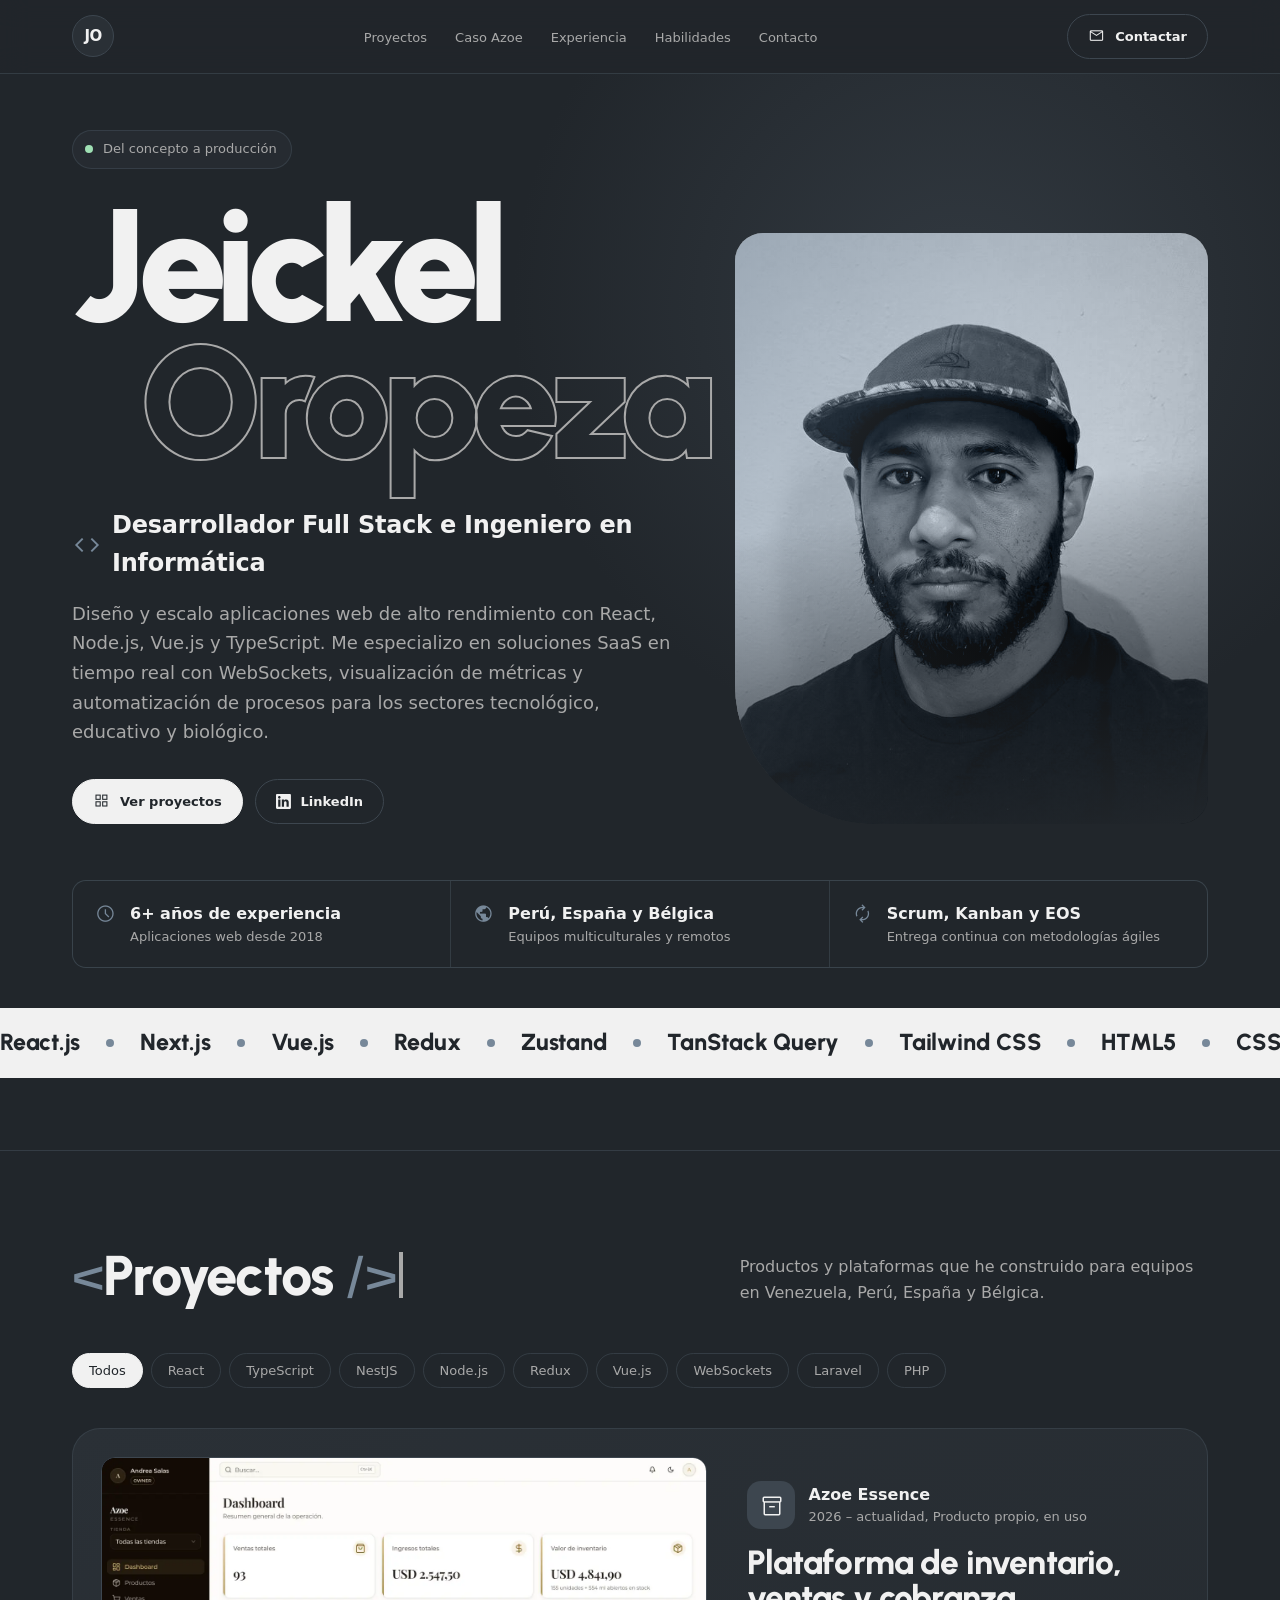
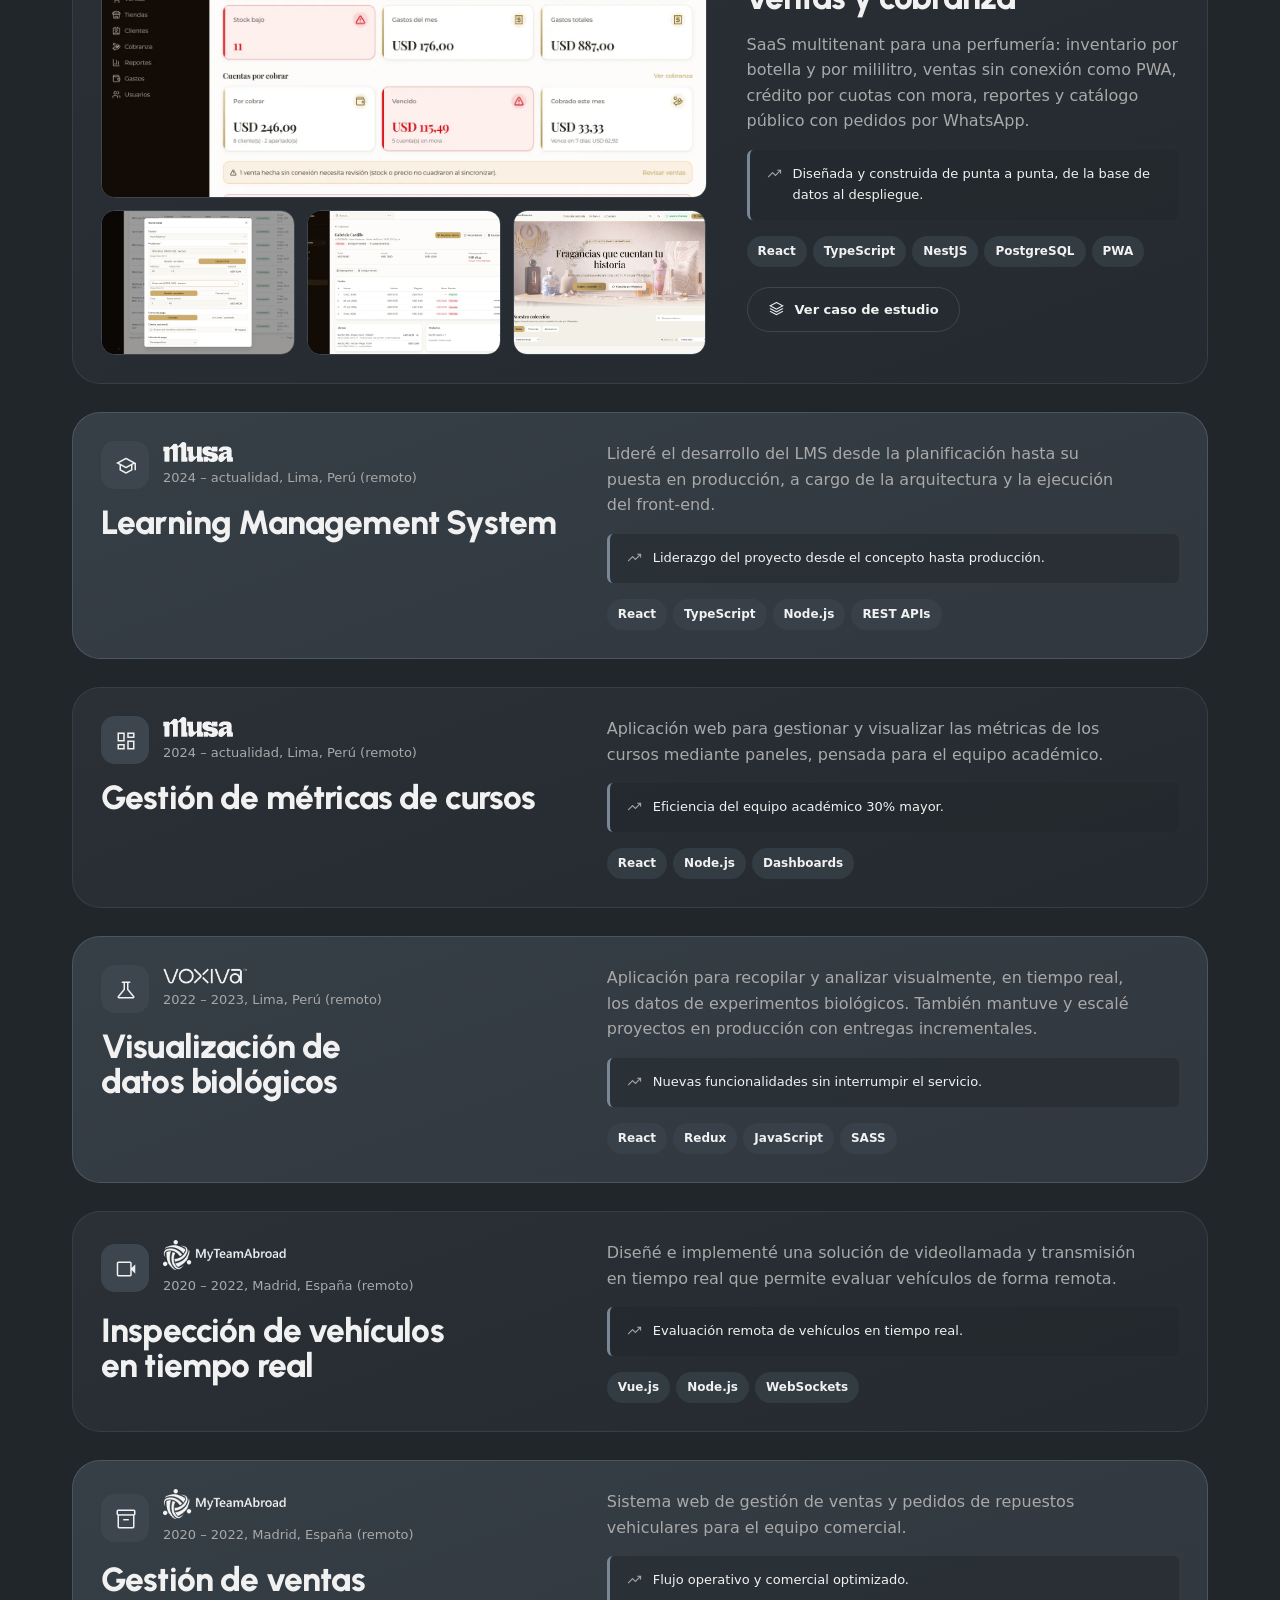
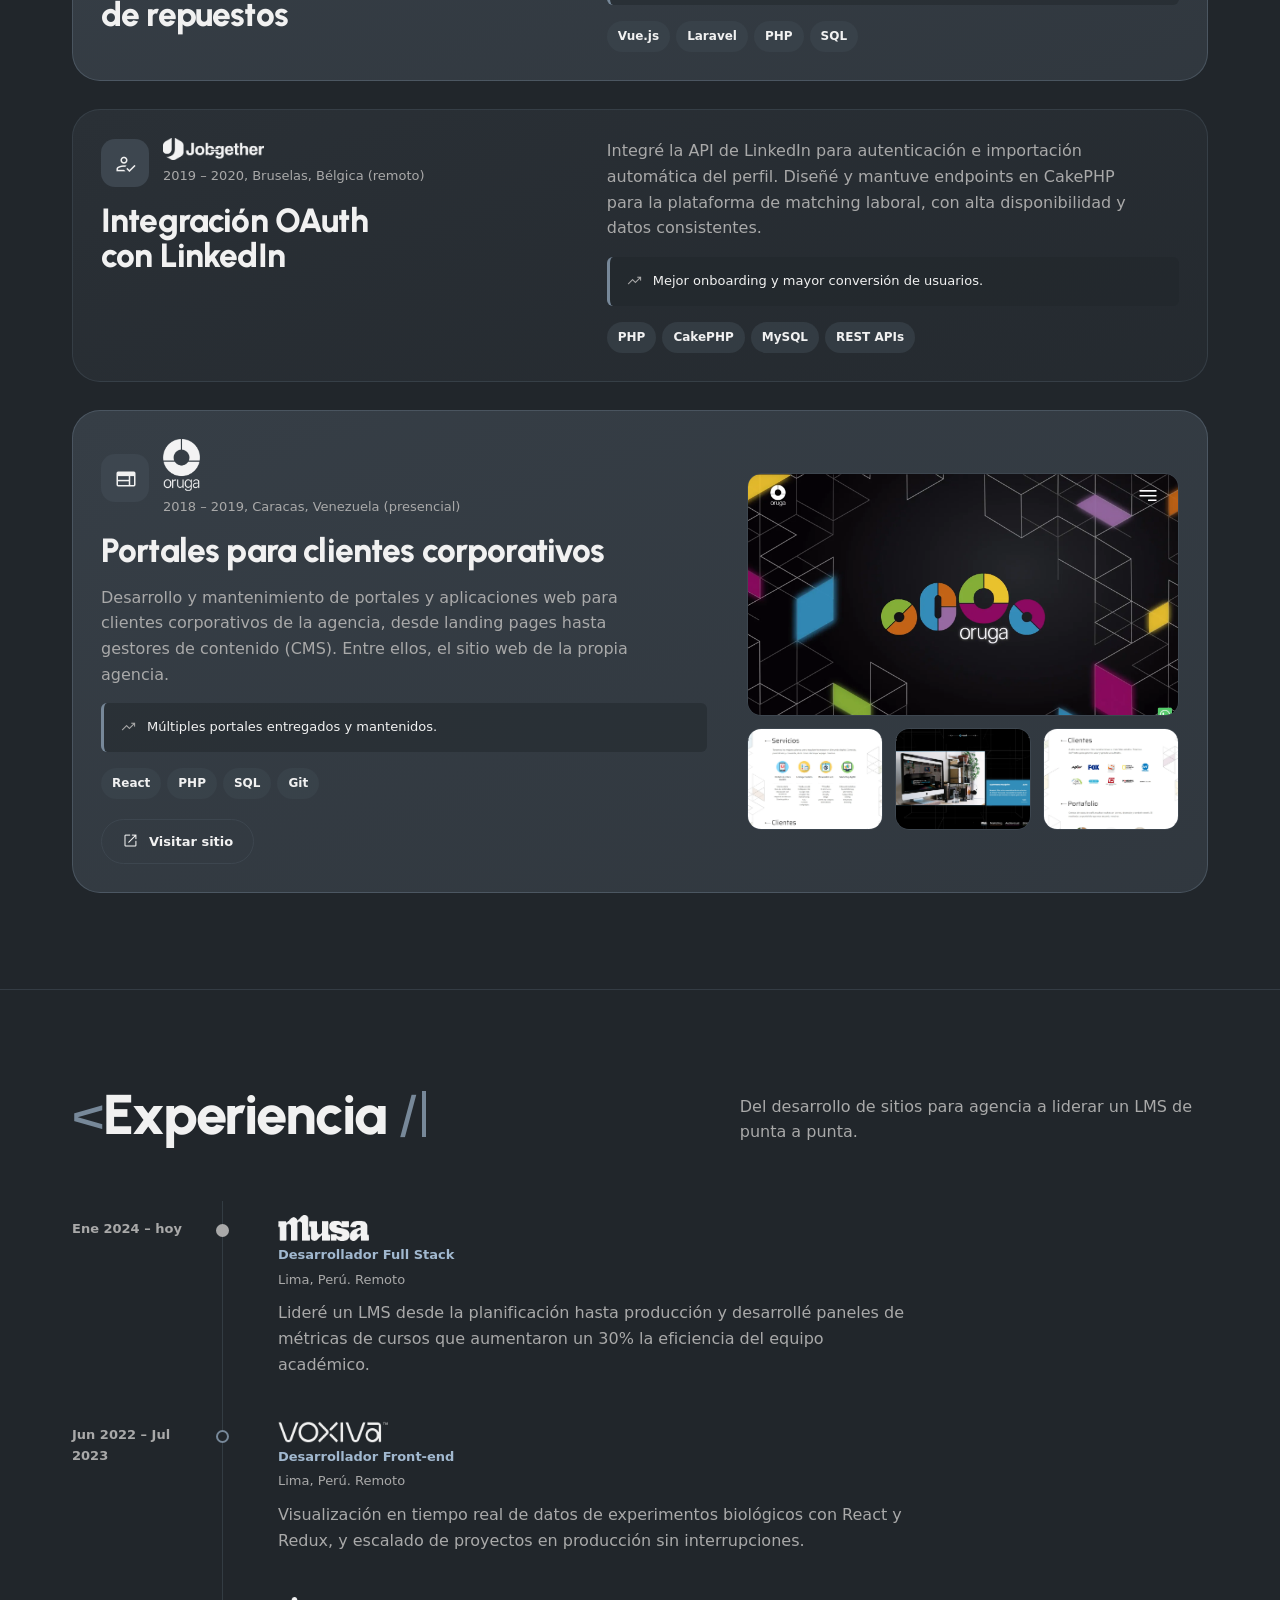
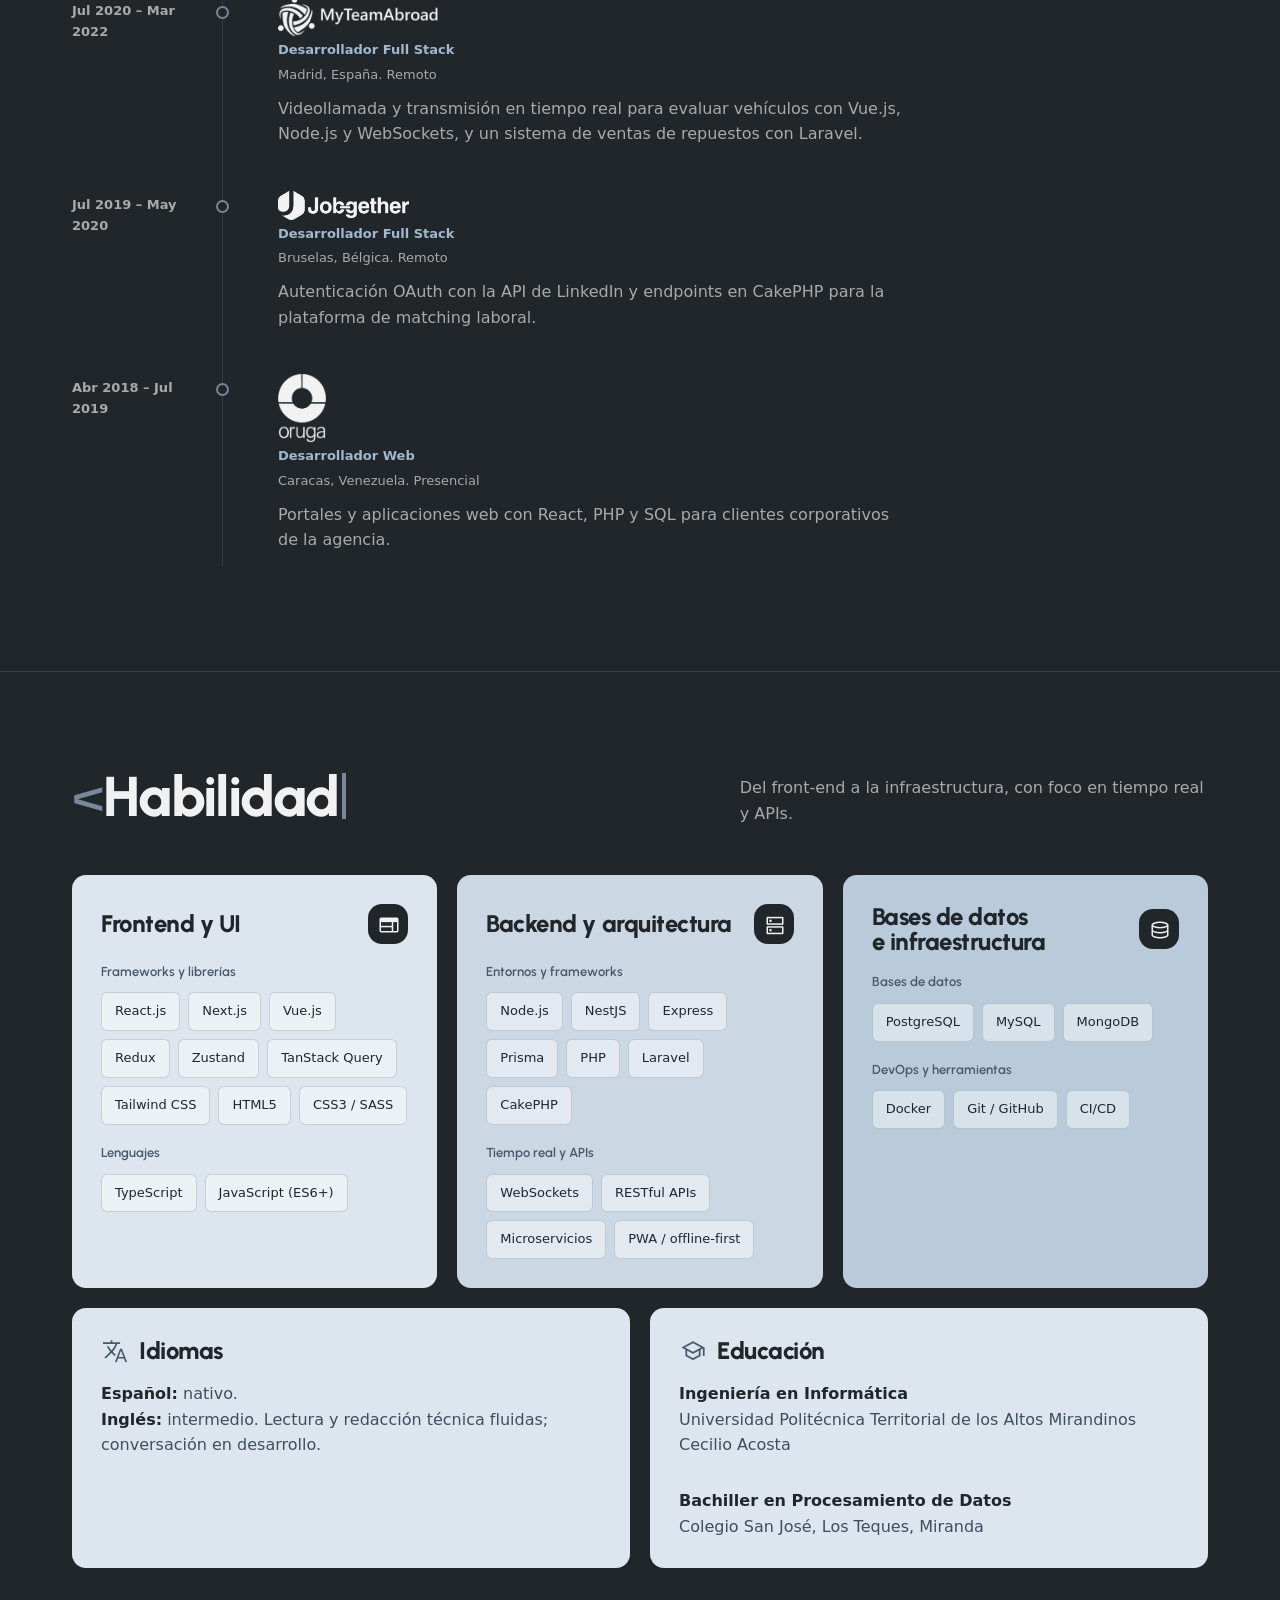
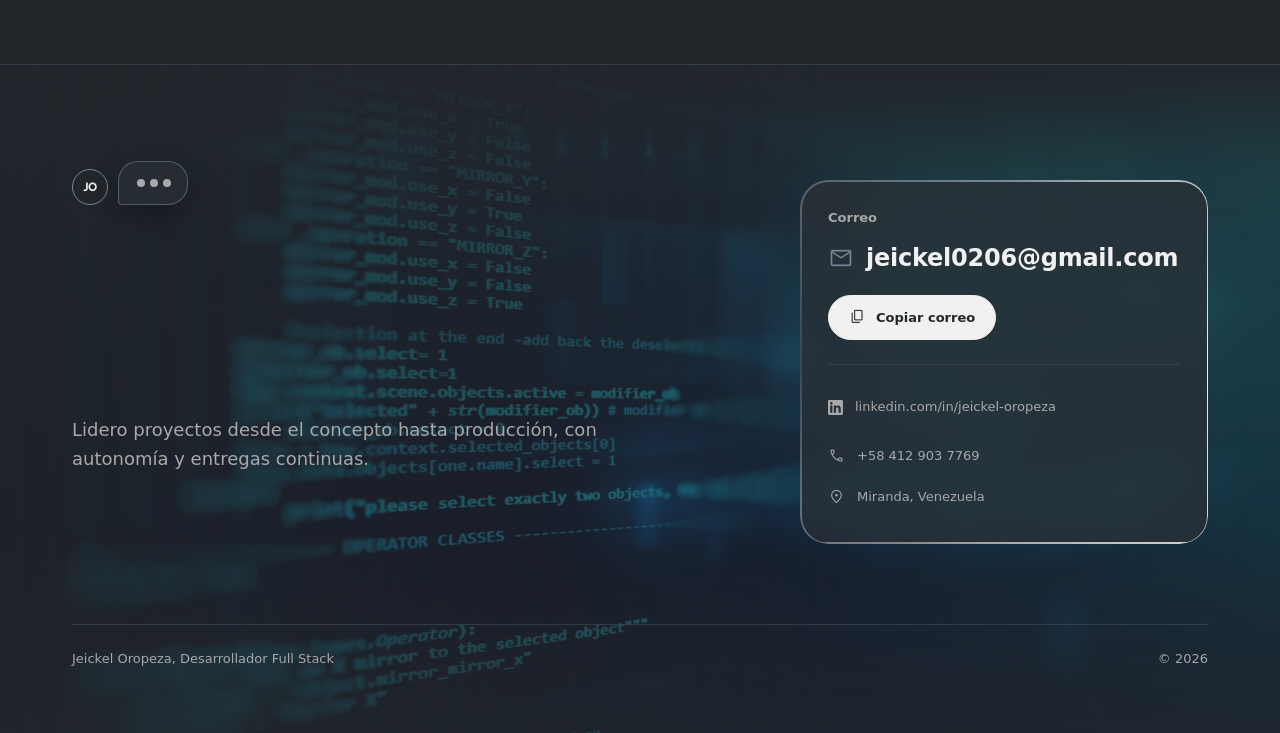
<file: index.html>
<!doctype html>
<html lang="es">
<head>
<meta charset="utf-8">
<meta name="viewport" content="width=device-width, initial-scale=1, viewport-fit=cover">
<title>Jeickel Oropeza · Desarrollador Full Stack</title>
<meta name="description" content="Portafolio de Jeickel Oropeza, desarrollador Full Stack con React, Node.js, Vue.js y TypeScript.">
<meta name="theme-color" content="#21262B">
<meta property="og:type" content="website">
<meta property="og:title" content="Jeickel Oropeza · Desarrollador Full Stack">
<meta property="og:description" content="Portafolio de Jeickel Oropeza, desarrollador Full Stack con React, Node.js, Vue.js y TypeScript.">
<meta property="og:image" content="https://jeickel-oropeza.github.io/assets/img/retrato.jpg">
<meta property="og:url" content="https://jeickel-oropeza.github.io/">
<link rel="canonical" href="https://jeickel-oropeza.github.io/">
<link rel="icon" href="data:image/svg+xml,%3Csvg xmlns='http://www.w3.org/2000/svg' viewBox='0 0 64 64'%3E%3Ccircle cx='32' cy='32' r='32' fill='%2321262B'/%3E%3Ctext x='32' y='41' font-family='Arial' font-weight='800' font-size='26' fill='%23F1F1F1' text-anchor='middle'%3EJO%3C/text%3E%3C/svg%3E">
<link rel="preconnect" href="https://fonts.googleapis.com">
<link rel="preconnect" href="https://fonts.gstatic.com" crossorigin>
<link href="https://fonts.googleapis.com/css2?family=SN+Pro:ital,wght@0,200..900;1,200..900&family=Urbanist:ital,wght@0,100..900;1,100..900&display=swap" rel="stylesheet">
<link href="https://fonts.googleapis.com/css2?family=Material+Symbols+Outlined" rel="stylesheet" />
<link rel="stylesheet" href="assets/css/styles.css">
</head>
<body>
<nav class="nav" aria-label="Principal">
  <div class="wrap">
    <a class="mono" href="#inicio" aria-label="Inicio">JO</a>
    <ul>
      <li><a href="#proyectos">Proyectos</a></li>
      <li><a href="azoe-essence.html">Caso Azoe</a></li>
      <li><a href="#experiencia">Experiencia</a></li>
      <li><a href="#habilidades">Habilidades</a></li>
      <li><a href="#contacto">Contacto</a></li>
    </ul>
    <a class="btn" href="#contacto"><svg class="ico" data-i="mail"></svg>Contactar</a>
  </div>
</nav>

<header class="hero" id="inicio">
  <div class="wrap">
    <div class="hero-grid">
      <div>
        <span class="status"><i></i>Del concepto a producción</span>
        <h1 class="name" aria-label="Jeickel Oropeza"><span>Jeickel</span><span>Oropeza</span></h1>
        <p class="role"><svg class="ico" data-i="code"></svg>Desarrollador Full Stack e Ingeniero en Informática</p>
        <p class="lede">Diseño y escalo aplicaciones web de alto rendimiento con React, Node.js, Vue.js y TypeScript. Me especializo en soluciones SaaS en tiempo real con WebSockets, visualización de métricas y automatización de procesos para los sectores tecnológico, educativo y biológico.</p>
        <div class="cta">
          <a class="btn solid" href="#proyectos"><svg class="ico" data-i="grid"></svg>Ver proyectos</a>
          <a class="btn" href="https://www.linkedin.com/in/jeickel-oropeza/" target="_blank" rel="noopener"><svg class="ico" data-i="linkedin"></svg>LinkedIn</a>
        </div>
      </div>
      <figure class="portrait" style="margin:0">
        <img fetchpriority="high" src="assets/img/retrato.jpg" alt="Retrato de Jeickel Oropeza en blanco y negro, camiseta negra">
      </figure>
    </div>
    <div class="facts">
      <div class="fact"><svg class="ico" data-i="clock"></svg><div><b>6+ años de experiencia</b><small>Aplicaciones web desde 2018</small></div></div>
      <div class="fact"><svg class="ico" data-i="globe"></svg><div><b>Perú, España y Bélgica</b><small>Equipos multiculturales y remotos</small></div></div>
      <div class="fact"><svg class="ico" data-i="loop"></svg><div><b>Scrum, Kanban y EOS</b><small>Entrega continua con metodologías ágiles</small></div></div>
    </div>
    <div class="ribbons" role="region" aria-label="Tecnologías que maneja">
      <div class="ribbon r1"><ul class="track" id="track"></ul></div>
    </div>
  </div>
</header>

<main>
  <section class="block" id="proyectos" aria-labelledby="t-proy">
    <div class="wrap">
      <div class="head">
        <h2 id="t-proy" class="typewriter code-title" data-code="Proyectos" aria-label="Proyectos">Proyectos</h2>
        <p>Productos y plataformas que he construido para equipos en Venezuela, Perú, España y Bélgica.</p>
      </div>
      <div class="filters" role="group" aria-label="Filtrar por tecnología" id="filters"></div>
      <div class="projects" id="projects"></div>
    </div>
  </section>

  <section class="block" id="experiencia" aria-labelledby="t-exp">
    <div class="wrap">
      <div class="head"><h2 id="t-exp" class="typewriter code-title" data-code="Experiencia" aria-label="Experiencia">Experiencia</h2><p>Del desarrollo de sitios para agencia a liderar un LMS de punta a punta.</p></div>
      <ol class="timeline" id="timeline"></ol>
    </div>
  </section>

  <section class="block" id="habilidades" aria-labelledby="t-hab">
    <div class="wrap">
      <div class="head"><h2 id="t-hab" class="typewriter code-title" data-code="Habilidades" aria-label="Habilidades">Habilidades</h2><p>Del front-end a la infraestructura, con foco en tiempo real y APIs.</p></div>
      <div class="skills" id="skills"></div>
      <div class="extra">
        <div class="tier"><h3><svg class="ico" data-i="lang"></svg>Idiomas</h3>
          <p><b>Español:</b> nativo.<br><b>Inglés:</b> intermedio. Lectura y redacción técnica fluidas; conversación en desarrollo.</p></div>
        <div class="tier"><h3><svg class="ico" data-i="cap"></svg>Educación</h3>
          <p><b>Ingeniería en Informática</b><br>Universidad Politécnica Territorial de los Altos Mirandinos Cecilio Acosta</p>
          <p><b>Bachiller en Procesamiento de Datos</b><br>Colegio San José, Los Teques, Miranda</p></div>
      </div>
    </div>
  </section>
</main>

<section class="contact" id="contacto" aria-labelledby="t-con">
  <div class="wrap">
    <div class="contact-grid">
      <div class="contact-copy">
        <div class="hola-row"><span class="hola-av" aria-hidden="true">JO</span><div class="hola" id="hola"><span class="hola-dots" aria-hidden="true"><i></i><i></i><i></i></span><span class="hola-msg">¡Hola!</span><span class="hola-meta" aria-hidden="true"><span class="hola-time">Ahora</span><svg class="ico" data-i="ticks"></svg></span></div></div>
        <h2 id="t-con" class="typewriter" aria-label="Hablemos de tu próximo proyecto"><span class="tw-ghost" aria-hidden="true">Hablemos de tu próximo proyecto</span><span class="tw-text" aria-hidden="true" id="twText"></span></h2>
        <p class="sub">Lidero proyectos desde el concepto hasta producción, con autonomía y entregas continuas.</p>
        <div class="hola-row hola-row-2"><span class="hola-av" aria-hidden="true">JO</span><div class="hola hola-2" id="hola2"><span class="hola-dots" aria-hidden="true"><i></i><i></i><i></i></span><span class="hola-msg">Escríbeme y conversemos</span><span class="hola-meta" aria-hidden="true"><span class="hola-time">Ahora</span><svg class="ico" data-i="ticks"></svg></span></div></div>
      </div>
      <div class="contact-card glow">
        <span class="label">Correo</span>
        <div class="mail-row">
          <svg class="ico" data-i="mail"></svg>
          <span class="addr" id="addr">jeickel0206@gmail.com</span>
        </div>
        <button class="btn solid" id="copy" type="button"><svg class="ico" data-i="copy"></svg>Copiar correo</button>
        <ul class="contact-list">
          <li><a href="https://www.linkedin.com/in/jeickel-oropeza/" target="_blank" rel="noopener"><svg class="ico" data-i="linkedin"></svg>linkedin.com/in/jeickel-oropeza</a></li>
          <li><svg class="ico" data-i="phone"></svg>+58 412 903 7769</li>
          <li><svg class="ico" data-i="pin"></svg>Miranda, Venezuela</li>
        </ul>
      </div>
    </div>
    <footer><span>Jeickel Oropeza, Desarrollador Full Stack</span><span>© <span data-year>2026</span></span></footer>
  </div>
</section>

<div class="lightbox" id="lb" hidden role="dialog" aria-modal="true" aria-label="Imagen ampliada">
  <img id="lbImg" alt="">
  <button type="button" id="lbClose" aria-label="Cerrar"><svg class="ico" data-i="x"></svg></button>
</div>
<div class="toast" id="toast" hidden role="status"></div>

<script src="assets/js/common.js"></script>
<script src="assets/js/main.js"></script>
</body>
</html>
</file>
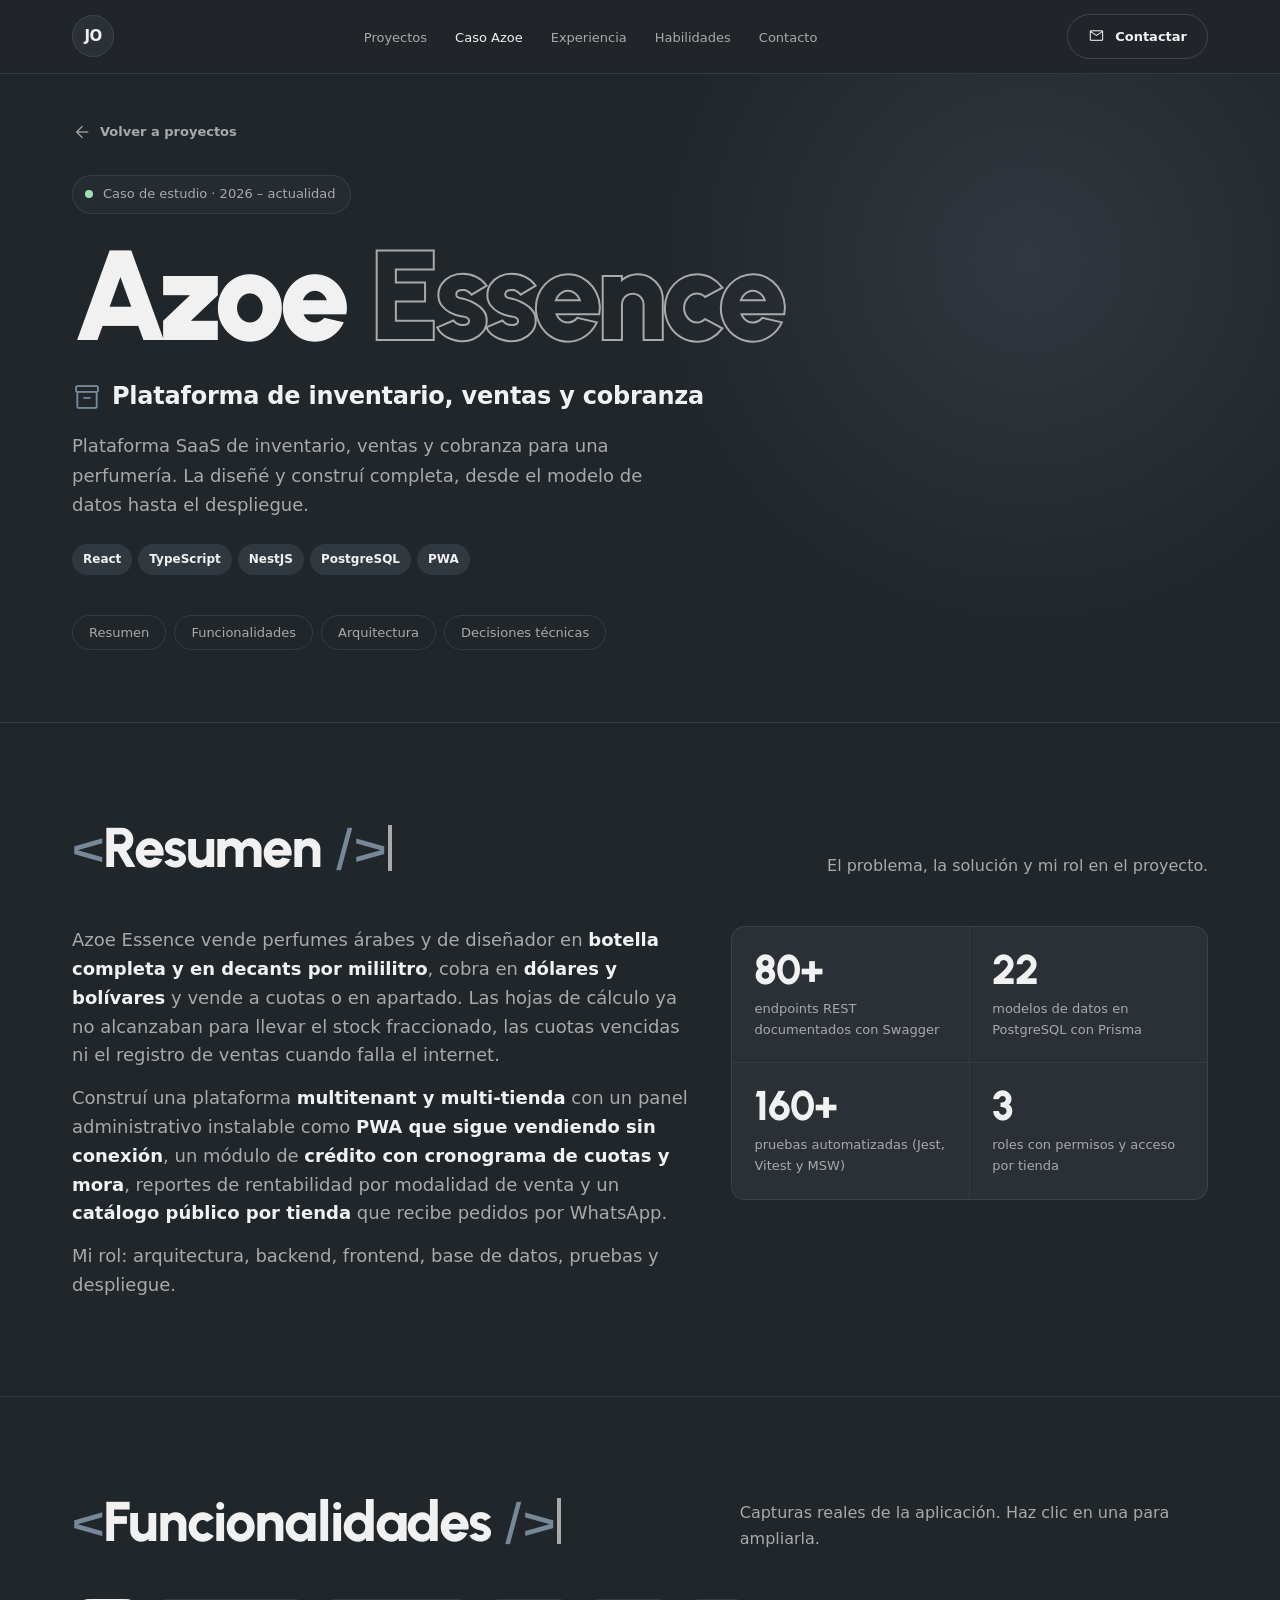
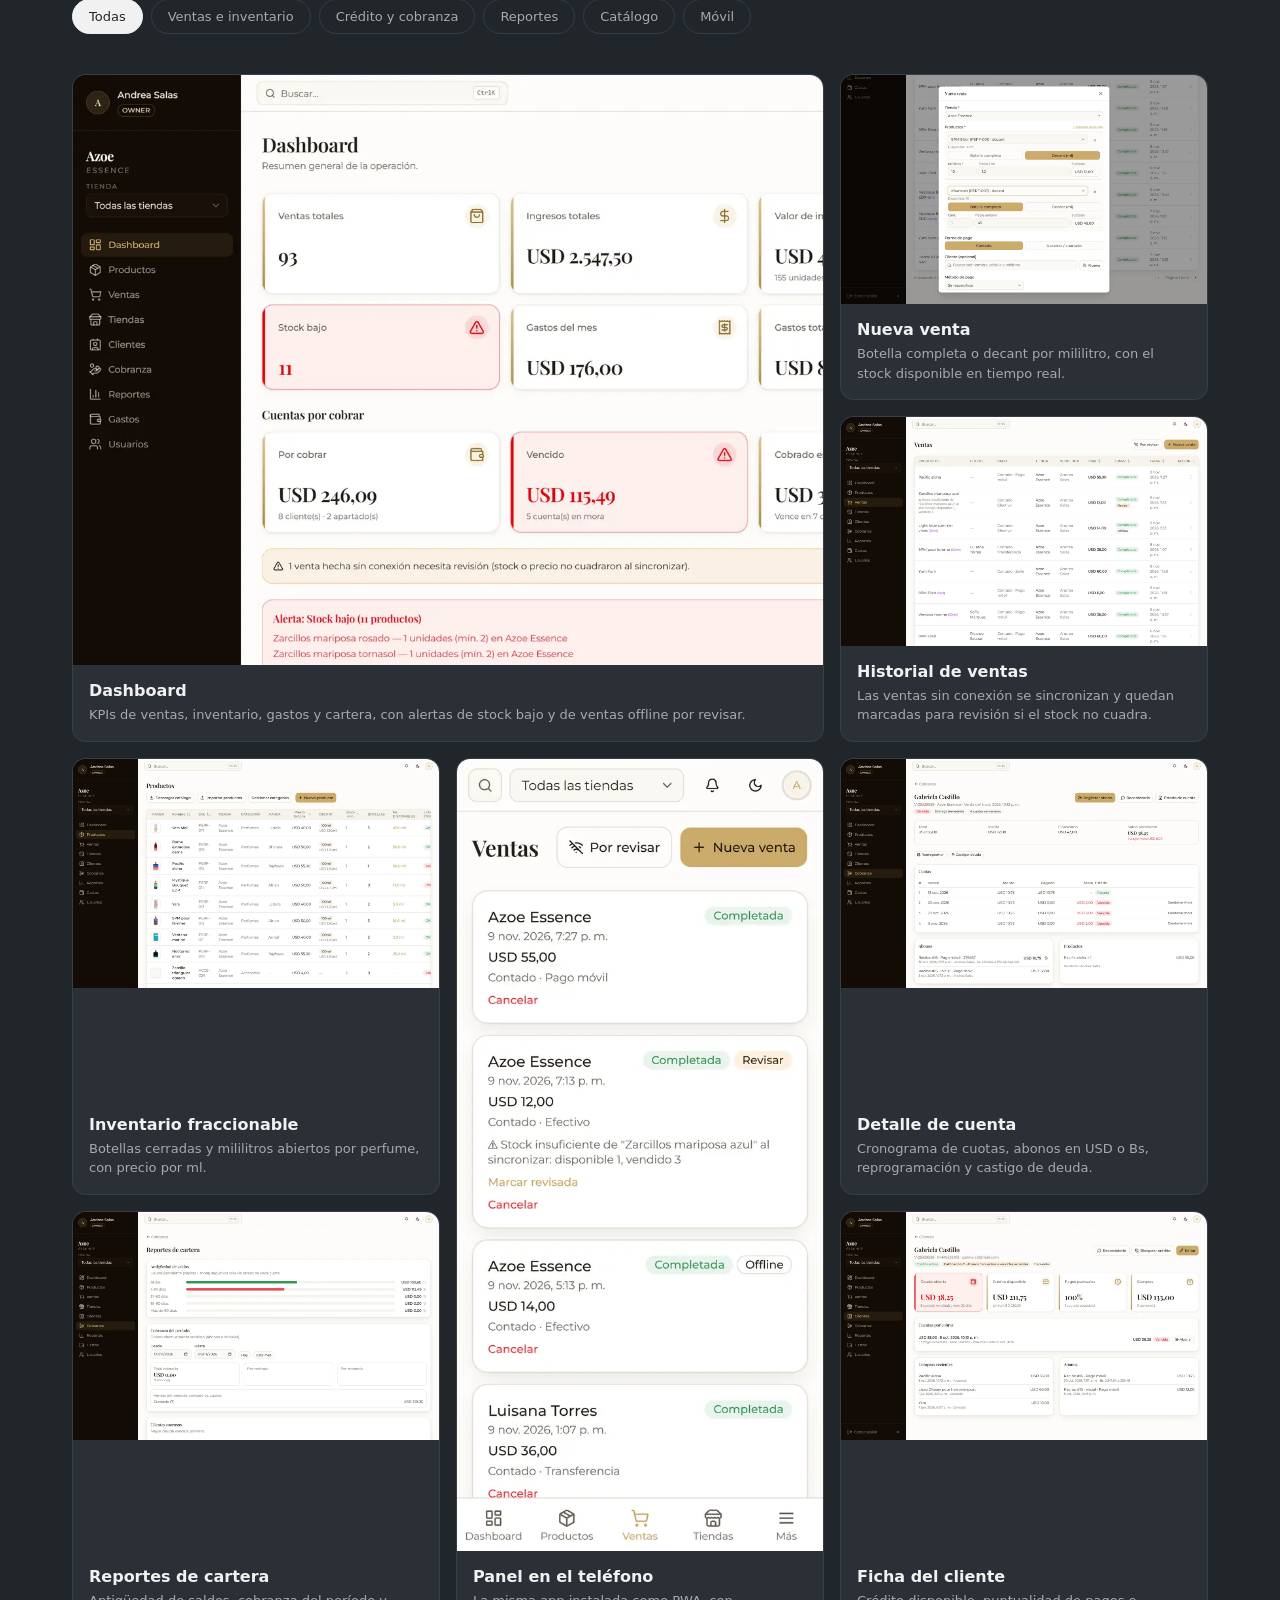
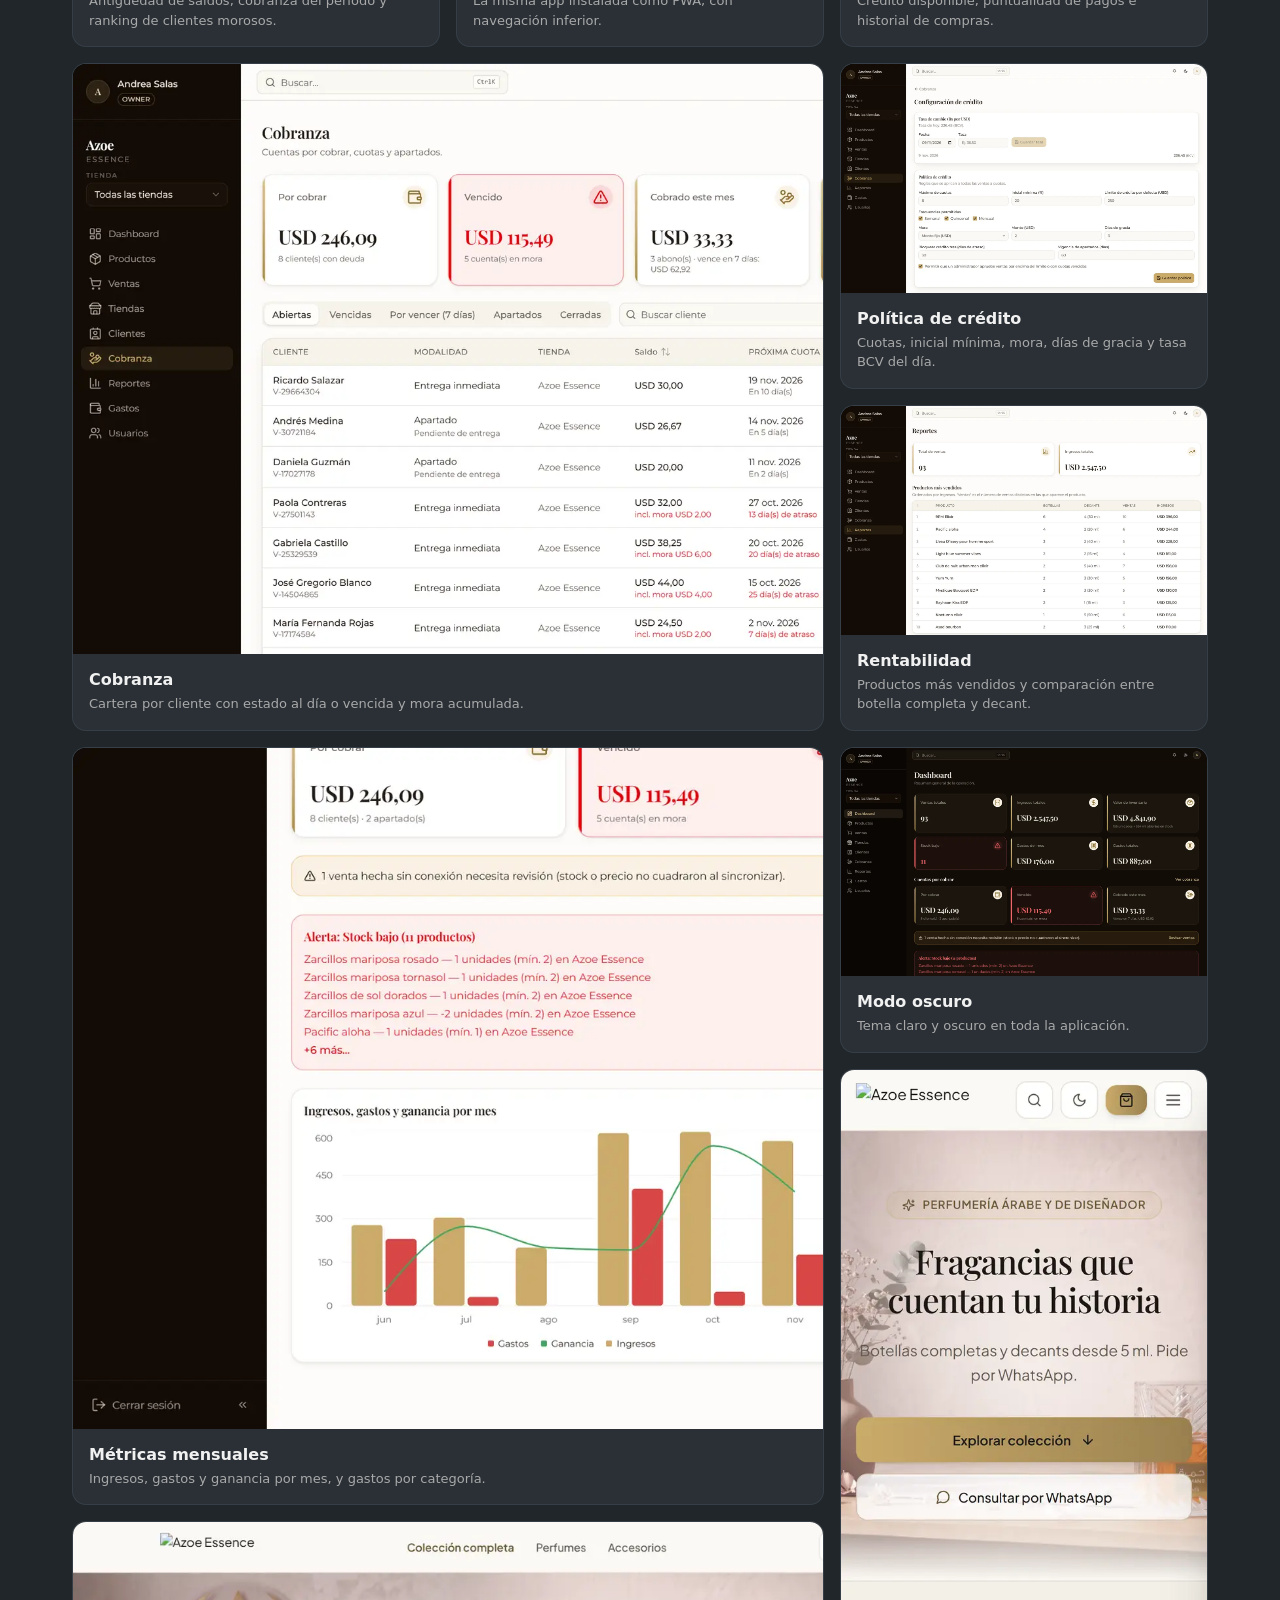
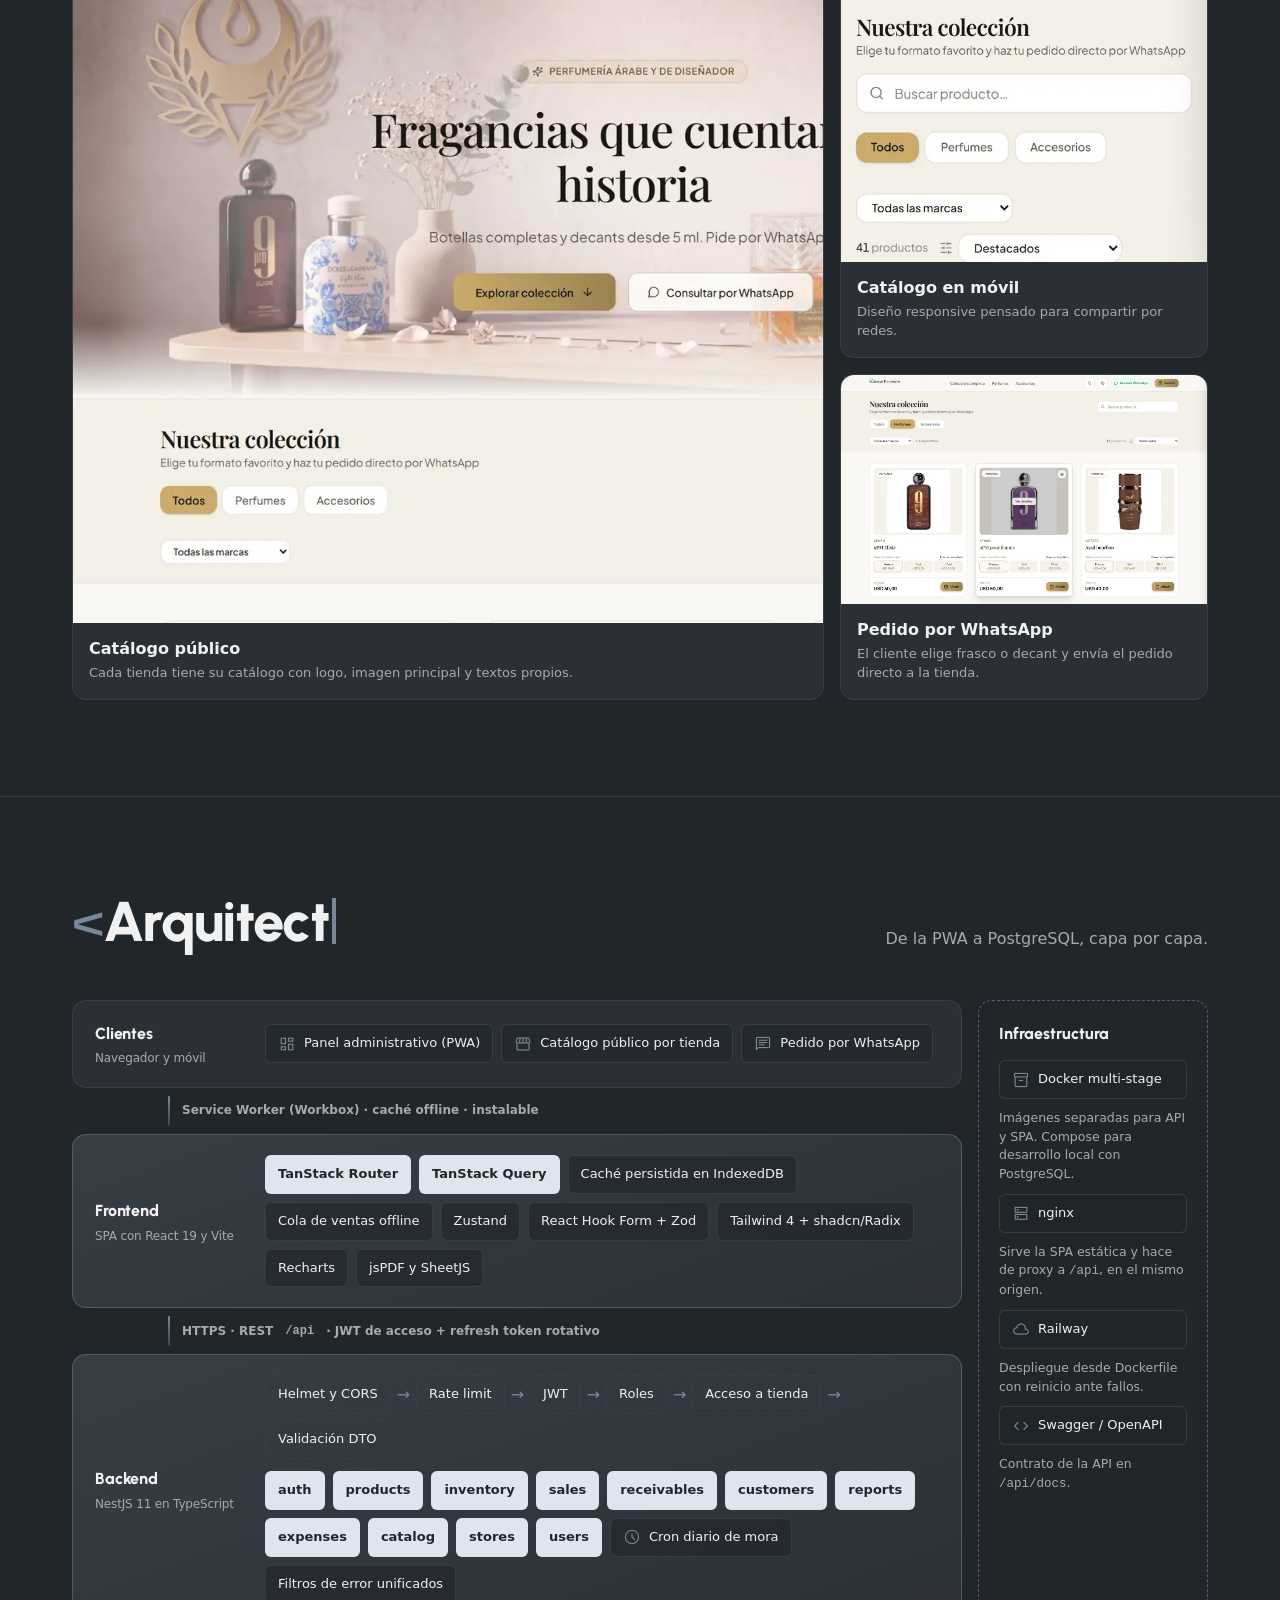
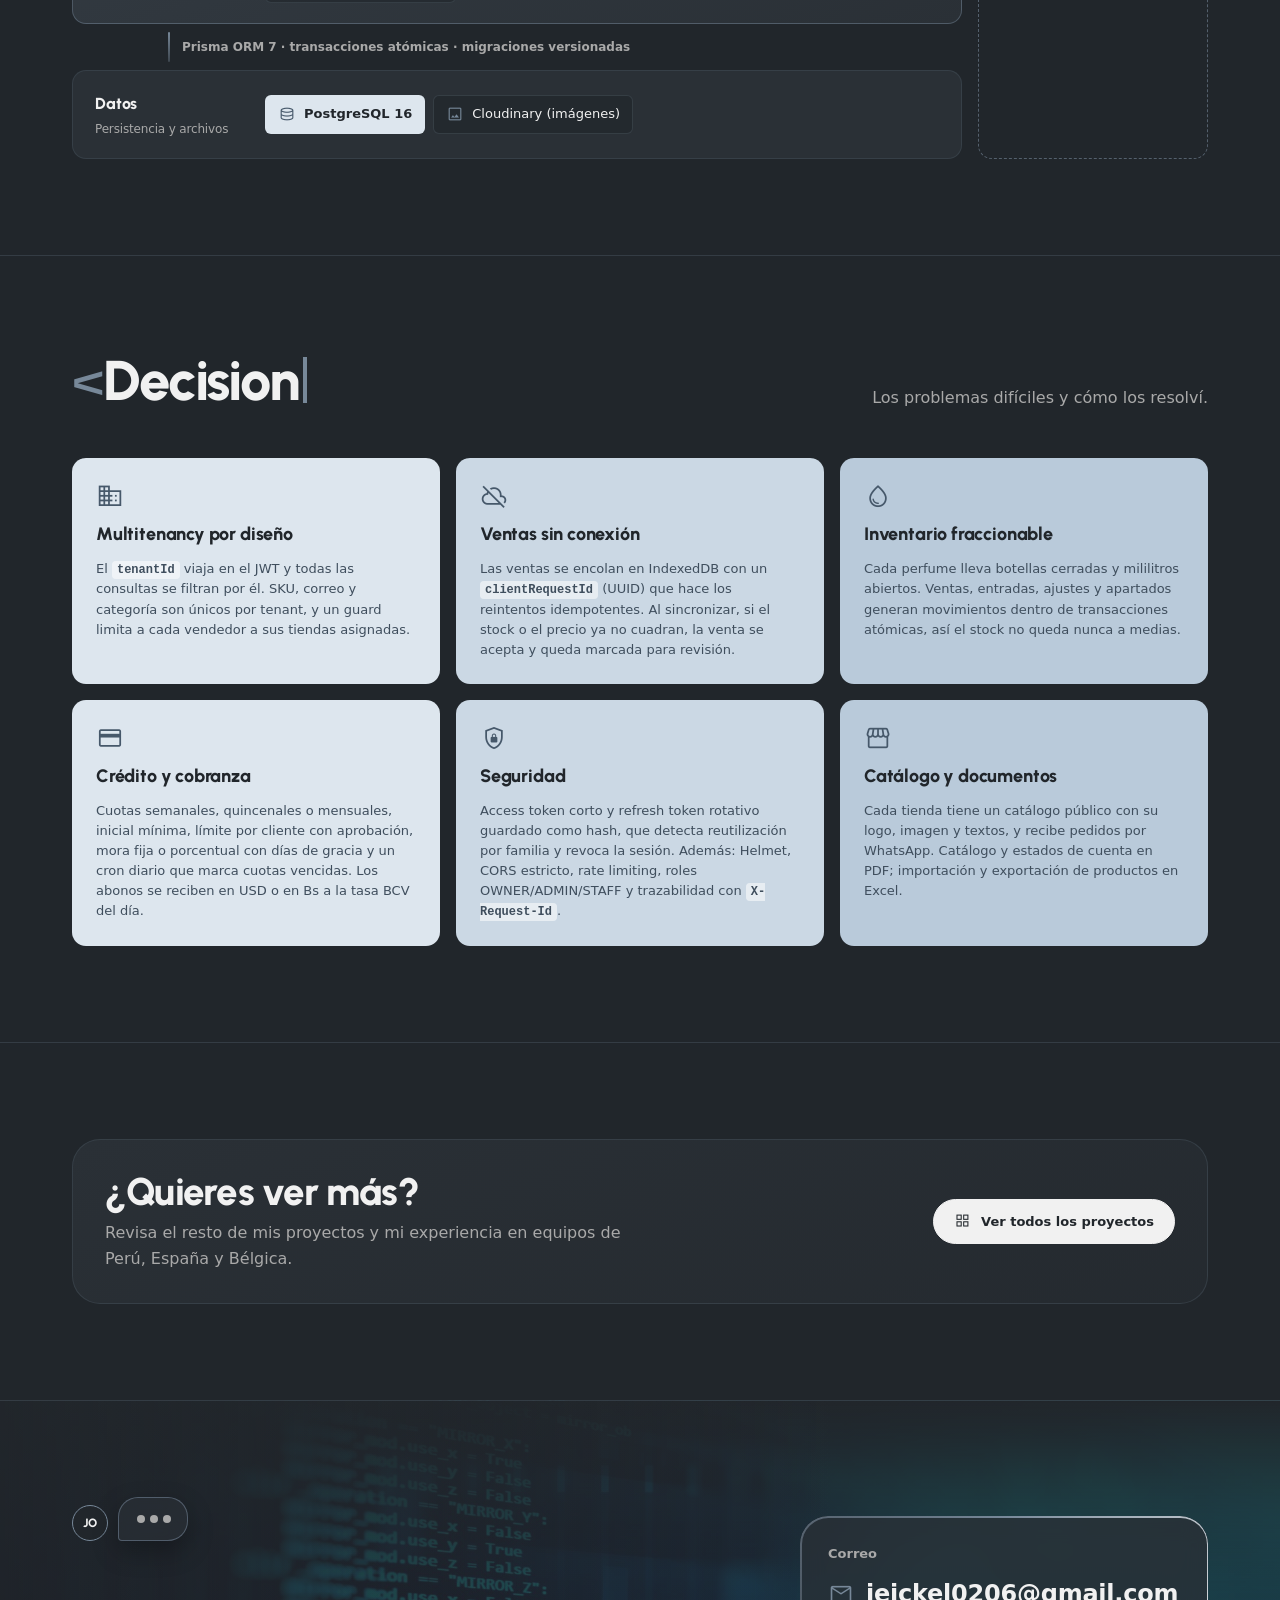
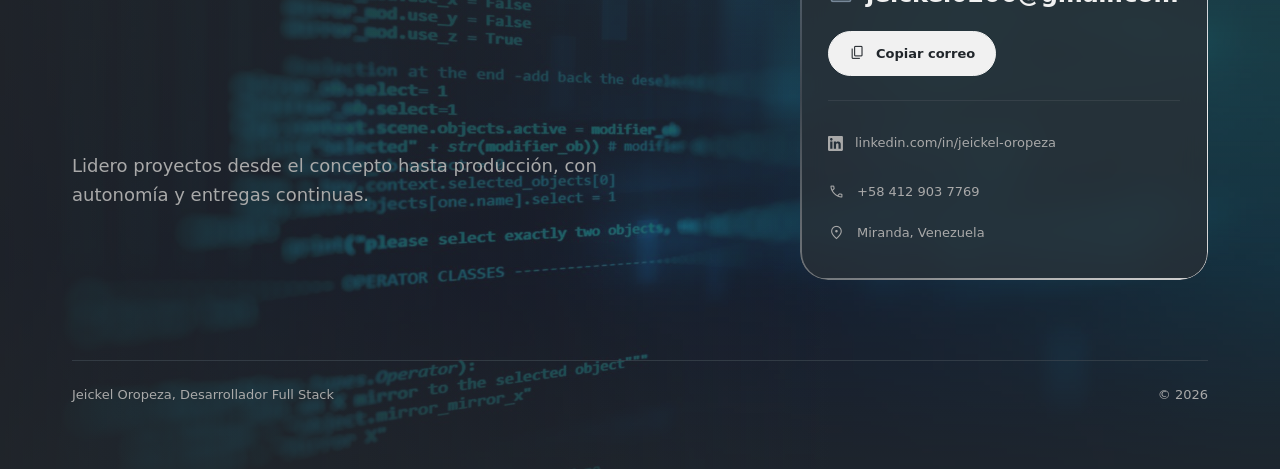
<file: azoe-essence.html>
<!doctype html>
<html lang="es">
<head>
<meta charset="utf-8">
<meta name="viewport" content="width=device-width, initial-scale=1, viewport-fit=cover">
<title>Azoe Essence · Caso de estudio · Jeickel Oropeza</title>
<meta name="description" content="Caso de estudio: plataforma SaaS multitenant de inventario, ventas offline y cobranza para una perfumería, construida con React, NestJS y PostgreSQL.">
<meta name="theme-color" content="#21262B">
<meta property="og:type" content="website">
<meta property="og:title" content="Azoe Essence · Caso de estudio · Jeickel Oropeza">
<meta property="og:description" content="Caso de estudio: plataforma SaaS multitenant de inventario, ventas offline y cobranza para una perfumería, construida con React, NestJS y PostgreSQL.">
<meta property="og:image" content="https://jeickel-oropeza.github.io/assets/img/azoe/og-azoe.jpg">
<meta property="og:url" content="https://jeickel-oropeza.github.io/azoe-essence.html">
<link rel="canonical" href="https://jeickel-oropeza.github.io/azoe-essence.html">
<link rel="icon" href="data:image/svg+xml,%3Csvg xmlns='http://www.w3.org/2000/svg' viewBox='0 0 64 64'%3E%3Ccircle cx='32' cy='32' r='32' fill='%2321262B'/%3E%3Ctext x='32' y='41' font-family='Arial' font-weight='800' font-size='26' fill='%23F1F1F1' text-anchor='middle'%3EJO%3C/text%3E%3C/svg%3E">
<link rel="preconnect" href="https://fonts.googleapis.com">
<link rel="preconnect" href="https://fonts.gstatic.com" crossorigin>
<link href="https://fonts.googleapis.com/css2?family=SN+Pro:ital,wght@0,200..900;1,200..900&family=Urbanist:ital,wght@0,100..900;1,100..900&display=swap" rel="stylesheet">
<link href="https://fonts.googleapis.com/css2?family=Material+Symbols+Outlined" rel="stylesheet" />
<link rel="stylesheet" href="assets/css/styles.css">
</head>
<body>
<nav class="nav" aria-label="Principal">
  <div class="wrap">
    <a class="mono" href="index.html" aria-label="Inicio">JO</a>
    <ul>
      <li><a href="index.html#proyectos">Proyectos</a></li>
      <li><a href="azoe-essence.html" aria-current="page">Caso Azoe</a></li>
      <li><a href="index.html#experiencia">Experiencia</a></li>
      <li><a href="index.html#habilidades">Habilidades</a></li>
      <li><a href="#contacto">Contacto</a></li>
    </ul>
    <a class="btn" href="#contacto"><svg class="ico" data-i="mail"></svg>Contactar</a>
  </div>
</nav>

<header class="case-hero" id="inicio">
  <div class="wrap">
    <a class="back" href="index.html#proyectos"><svg class="ico" data-i="back"></svg>Volver a proyectos</a>
    <div><span class="status"><i></i>Caso de estudio · 2026 – actualidad</span></div>
    <h1 class="case-title">Azoe <span>Essence</span></h1>
    <p class="role"><svg class="ico" data-i="box"></svg>Plataforma de inventario, ventas y cobranza</p>
    <p class="lede">Plataforma SaaS de inventario, ventas y cobranza para una perfumería. La diseñé y construí completa, desde el modelo de datos hasta el despliegue.</p>
    <ul class="tags"><li>React</li><li>TypeScript</li><li>NestJS</li><li>PostgreSQL</li><li>PWA</li></ul>
    <nav class="toc" aria-label="Secciones del caso">
      <a class="chip" href="#resumen">Resumen</a>
      <a class="chip" href="#funcionalidades">Funcionalidades</a>
      <a class="chip" href="#arquitectura">Arquitectura</a>
      <a class="chip" href="#decisiones">Decisiones técnicas</a>
    </nav>
  </div>
</header>

<main class="case">
  <section class="block" id="resumen" aria-labelledby="t-resumen">
    <div class="wrap">
      <div class="head"><h2 id="t-resumen" class="typewriter code-title" data-code="Resumen" aria-label="Resumen">Resumen</h2><p>El problema, la solución y mi rol en el proyecto.</p></div>
      <div class="lead">
        <div>
          <p>Azoe Essence vende perfumes árabes y de diseñador en <b>botella completa y en decants por mililitro</b>, cobra en <b>dólares y bolívares</b> y vende a cuotas o en apartado. Las hojas de cálculo ya no alcanzaban para llevar el stock fraccionado, las cuotas vencidas ni el registro de ventas cuando falla el internet.</p>
          <p>Construí una plataforma <b>multitenant y multi-tienda</b> con un panel administrativo instalable como <b>PWA que sigue vendiendo sin conexión</b>, un módulo de <b>crédito con cronograma de cuotas y mora</b>, reportes de rentabilidad por modalidad de venta y un <b>catálogo público por tienda</b> que recibe pedidos por WhatsApp.</p>
          <p>Mi rol: arquitectura, backend, frontend, base de datos, pruebas y despliegue.</p>
        </div>
        <div class="stats">
          <div class="stat"><b>80+</b><small>endpoints REST documentados con Swagger</small></div>
          <div class="stat"><b>22</b><small>modelos de datos en PostgreSQL con Prisma</small></div>
          <div class="stat"><b>160+</b><small>pruebas automatizadas (Jest, Vitest y MSW)</small></div>
          <div class="stat"><b>3</b><small>roles con permisos y acceso por tienda</small></div>
        </div>
      </div>
    </div>
  </section>

  <section class="block" id="funcionalidades" aria-labelledby="t-funcionalidades">
    <div class="wrap">
      <div class="head"><h2 id="t-funcionalidades" class="typewriter code-title" data-code="Funcionalidades" aria-label="Funcionalidades">Funcionalidades</h2><p>Capturas reales de la aplicación. Haz clic en una para ampliarla.</p></div>
        <div class="filters" role="group" aria-label="Filtrar capturas" id="shotFilters"></div>
        <div class="shots" id="shots"></div>
    </div>
  </section>

  <section class="block" id="arquitectura" aria-labelledby="t-arquitectura">
    <div class="wrap">
      <div class="head"><h2 id="t-arquitectura" class="typewriter code-title" data-code="Arquitectura" aria-label="Arquitectura">Arquitectura</h2><p>De la PWA a PostgreSQL, capa por capa.</p></div>
        <div class="arch">
          <div class="layers">
            <div class="layer">
              <h4>Clientes<small>Navegador y móvil</small></h4>
              <div class="nodes">
                <span class="node"><svg class="ico" data-i="dash"></svg>Panel administrativo (PWA)</span>
                <span class="node"><svg class="ico" data-i="store"></svg>Catálogo público por tienda</span>
                <span class="node"><svg class="ico" data-i="chat"></svg>Pedido por WhatsApp</span>
              </div>
            </div>
            <div class="wire">Service Worker (Workbox) · caché offline · instalable</div>
            <div class="layer hl">
              <h4>Frontend<small>SPA con React 19 y Vite</small></h4>
              <div class="nodes">
                <span class="node key">TanStack Router</span>
                <span class="node key">TanStack Query</span>
                <span class="node">Caché persistida en IndexedDB</span>
                <span class="node">Cola de ventas offline</span>
                <span class="node">Zustand</span>
                <span class="node">React Hook Form + Zod</span>
                <span class="node">Tailwind 4 + shadcn/Radix</span>
                <span class="node">Recharts</span>
                <span class="node">jsPDF y SheetJS</span>
              </div>
            </div>
            <div class="wire">HTTPS · REST <code>/api</code> · JWT de acceso + refresh token rotativo</div>
            <div class="layer hl">
              <h4>Backend<small>NestJS 11 en TypeScript</small></h4>
              <div>
                <div class="pipe" aria-label="Ciclo de cada petición">
                  <span class="node">Helmet y CORS</span><i>→</i><span class="node">Rate limit</span><i>→</i><span class="node">JWT</span><i>→</i><span class="node">Roles</span><i>→</i><span class="node">Acceso a tienda</span><i>→</i><span class="node">Validación DTO</span>
                </div>
                <div class="nodes">
                  <span class="node key">auth</span><span class="node key">products</span><span class="node key">inventory</span><span class="node key">sales</span><span class="node key">receivables</span><span class="node key">customers</span><span class="node key">reports</span><span class="node key">expenses</span><span class="node key">catalog</span><span class="node key">stores</span><span class="node key">users</span>
                  <span class="node"><svg class="ico" data-i="clock"></svg>Cron diario de mora</span>
                  <span class="node">Filtros de error unificados</span>
                </div>
              </div>
            </div>
            <div class="wire">Prisma ORM 7 · transacciones atómicas · migraciones versionadas</div>
            <div class="layer">
              <h4>Datos<small>Persistencia y archivos</small></h4>
              <div class="nodes">
                <span class="node key"><svg class="ico" data-i="db"></svg>PostgreSQL 16</span>
                <span class="node"><svg class="ico" data-i="image"></svg>Cloudinary (imágenes)</span>
              </div>
            </div>
          </div>
          <aside class="infra" aria-label="Infraestructura">
            <h4>Infraestructura</h4>
            <span class="node"><svg class="ico" data-i="box"></svg>Docker multi-stage</span>
            <p>Imágenes separadas para API y SPA. Compose para desarrollo local con PostgreSQL.</p>
            <span class="node"><svg class="ico" data-i="server"></svg>nginx</span>
            <p>Sirve la SPA estática y hace de proxy a <code>/api</code>, en el mismo origen.</p>
            <span class="node"><svg class="ico" data-i="cloud"></svg>Railway</span>
            <p>Despliegue desde Dockerfile con reinicio ante fallos.</p>
            <span class="node"><svg class="ico" data-i="code"></svg>Swagger / OpenAPI</span>
            <p>Contrato de la API en <code>/api/docs</code>.</p>
          </aside>
        </div>
    </div>
  </section>

  <section class="block" id="decisiones" aria-labelledby="t-decisiones">
    <div class="wrap">
      <div class="head"><h2 id="t-decisiones" class="typewriter code-title" data-code="Decisiones" aria-label="Decisiones técnicas">Decisiones técnicas</h2><p>Los problemas difíciles y cómo los resolví.</p></div>
        <div class="decisions">
          <div class="dec"><svg class="ico" data-i="tenant"></svg><h4>Multitenancy por diseño</h4><p>El <code>tenantId</code> viaja en el JWT y todas las consultas se filtran por él. SKU, correo y categoría son únicos por tenant, y un guard limita a cada vendedor a sus tiendas asignadas.</p></div>
          <div class="dec"><svg class="ico" data-i="offline"></svg><h4>Ventas sin conexión</h4><p>Las ventas se encolan en IndexedDB con un <code>clientRequestId</code> (UUID) que hace los reintentos idempotentes. Al sincronizar, si el stock o el precio ya no cuadran, la venta se acepta y queda marcada para revisión.</p></div>
          <div class="dec"><svg class="ico" data-i="drop"></svg><h4>Inventario fraccionable</h4><p>Cada perfume lleva botellas cerradas y mililitros abiertos. Ventas, entradas, ajustes y apartados generan movimientos dentro de transacciones atómicas, así el stock no queda nunca a medias.</p></div>
          <div class="dec"><svg class="ico" data-i="card"></svg><h4>Crédito y cobranza</h4><p>Cuotas semanales, quincenales o mensuales, inicial mínima, límite por cliente con aprobación, mora fija o porcentual con días de gracia y un cron diario que marca cuotas vencidas. Los abonos se reciben en USD o en Bs a la tasa BCV del día.</p></div>
          <div class="dec"><svg class="ico" data-i="shield"></svg><h4>Seguridad</h4><p>Access token corto y refresh token rotativo guardado como hash, que detecta reutilización por familia y revoca la sesión. Además: Helmet, CORS estricto, rate limiting, roles OWNER/ADMIN/STAFF y trazabilidad con <code>X-Request-Id</code>.</p></div>
          <div class="dec"><svg class="ico" data-i="store"></svg><h4>Catálogo y documentos</h4><p>Cada tienda tiene un catálogo público con su logo, imagen y textos, y recibe pedidos por WhatsApp. Catálogo y estados de cuenta en PDF; importación y exportación de productos en Excel.</p></div>
        </div>
    </div>
  </section>

  <section class="block">
    <div class="wrap">
      <div class="case-next">
        <div><h2>¿Quieres ver más?</h2><p>Revisa el resto de mis proyectos y mi experiencia en equipos de Perú, España y Bélgica.</p></div>
        <a class="btn solid" href="index.html#proyectos"><svg class="ico" data-i="grid"></svg>Ver todos los proyectos</a>
      </div>
    </div>
  </section>
</main>

<section class="contact" id="contacto" aria-labelledby="t-con">
  <div class="wrap">
    <div class="contact-grid">
      <div class="contact-copy">
        <div class="hola-row"><span class="hola-av" aria-hidden="true">JO</span><div class="hola" id="hola"><span class="hola-dots" aria-hidden="true"><i></i><i></i><i></i></span><span class="hola-msg">¡Hola!</span><span class="hola-meta" aria-hidden="true"><span class="hola-time">Ahora</span><svg class="ico" data-i="ticks"></svg></span></div></div>
        <h2 id="t-con" class="typewriter" aria-label="Hablemos de tu próximo proyecto"><span class="tw-ghost" aria-hidden="true">Hablemos de tu próximo proyecto</span><span class="tw-text" aria-hidden="true" id="twText"></span></h2>
        <p class="sub">Lidero proyectos desde el concepto hasta producción, con autonomía y entregas continuas.</p>
        <div class="hola-row hola-row-2"><span class="hola-av" aria-hidden="true">JO</span><div class="hola hola-2" id="hola2"><span class="hola-dots" aria-hidden="true"><i></i><i></i><i></i></span><span class="hola-msg">Escríbeme y conversemos</span><span class="hola-meta" aria-hidden="true"><span class="hola-time">Ahora</span><svg class="ico" data-i="ticks"></svg></span></div></div>
      </div>
      <div class="contact-card glow">
        <span class="label">Correo</span>
        <div class="mail-row">
          <svg class="ico" data-i="mail"></svg>
          <span class="addr" id="addr">jeickel0206@gmail.com</span>
        </div>
        <button class="btn solid" id="copy" type="button"><svg class="ico" data-i="copy"></svg>Copiar correo</button>
        <ul class="contact-list">
          <li><a href="https://www.linkedin.com/in/jeickel-oropeza/" target="_blank" rel="noopener"><svg class="ico" data-i="linkedin"></svg>linkedin.com/in/jeickel-oropeza</a></li>
          <li><svg class="ico" data-i="phone"></svg>+58 412 903 7769</li>
          <li><svg class="ico" data-i="pin"></svg>Miranda, Venezuela</li>
        </ul>
      </div>
    </div>
    <footer><span>Jeickel Oropeza, Desarrollador Full Stack</span><span>© <span data-year>2026</span></span></footer>
  </div>
</section>

<div class="lightbox" id="lb" hidden role="dialog" aria-modal="true" aria-label="Imagen ampliada">
  <img id="lbImg" alt="">
  <button type="button" id="lbClose" aria-label="Cerrar"><svg class="ico" data-i="x"></svg></button>
</div>
<div class="toast" id="toast" hidden role="status"></div>

<script src="assets/js/common.js"></script>
<script src="assets/js/azoe.js"></script>
</body>
</html>
</file>
<file: assets/css/styles.css>
/* Layout: nombre monumental que invade el retrato en el hero; proyectos como filas alternas medio/texto con ranuras de video e imágenes; línea de tiempo real para la experiencia. */
:root{
  --ink:#21262B;      /* concreto oscuro, fondo base */
  --plum:#2A3036;     /* superficies (derivado) */
  --mauve:#3D464F;    /* bordes, superficies elevadas (derivado) */
  --rose:#778899;     /* acero azulado, acento */
  --blush:#A9A9A9;    /* gris metal, texto secundario */
  --cream:#F1F1F1;    /* blanco concreto, texto principal */
  --line:color-mix(in srgb,var(--mauve) 70%,transparent);
  --font:"SN Pro",system-ui,-apple-system,"Segoe UI",sans-serif;          /* texto */
  --font-display:"Urbanist","SN Pro",system-ui,sans-serif;                /* títulos y nombre */
  --s-1:.8125rem; --s0:1rem; --s1:1.125rem; --s2:1.5rem; --s3:2.25rem; --s4:3.5rem;
  --r-sm:6px; --r-md:14px; --r-lg:28px;
  --wrap:1200px;
  color-scheme:dark;
}
*,*::before,*::after{box-sizing:border-box}
[hidden]{display:none!important}
html{scroll-behavior:smooth;scroll-padding-top:84px}
body{margin:0;background:var(--ink);color:var(--cream);font-family:var(--font);font-size:var(--s0);line-height:1.6;-webkit-font-smoothing:antialiased;overflow-x:hidden}
body::before{content:"";position:fixed;inset:0 0 auto;height:env(safe-area-inset-top,0px);z-index:60;background:var(--ink)}
a{color:inherit}
h1,h2,h3,h4{font-family:var(--font-display);}
h1,h2,h3{line-height:1.05;text-wrap:balance;margin:0;font-weight:800;letter-spacing:-.02em}
p{margin:0}
.wrap{max-width:var(--wrap);margin:0 auto;padding-left:max(16px,env(safe-area-inset-left,0px));padding-right:max(16px,env(safe-area-inset-right,0px))}
@media (min-width:720px){.wrap{padding-left:max(32px,env(safe-area-inset-left,0px));padding-right:max(32px,env(safe-area-inset-right,0px))}}
.ico{width:1.15em;height:1.15em;flex:none;stroke:currentColor;fill:none;stroke-width:1.8;stroke-linecap:round;stroke-linejoin:round}
/* Íconos Material Symbols */
.ms.ico{width:auto;height:auto;font-family:"Material Symbols Outlined";font-weight:normal;font-style:normal;font-size:1.3em;line-height:1;letter-spacing:normal;text-transform:none;display:inline-block;white-space:nowrap;direction:ltr;-webkit-font-feature-settings:"liga";font-feature-settings:"liga";-webkit-font-smoothing:antialiased;font-variation-settings:"FILL" 0,"wght" 300,"GRAD" 0,"opsz" 24;overflow:hidden;user-select:none}
.role .ms.ico{font-size:30px}
.slot .bubble .ms.ico{font-size:26px}
.slot.img .bubble .ms.ico{font-size:19px}
.badge .ms.ico{font-size:24px}
.tools .ms.ico{font-size:17px}
.extra h3 .ms.ico{font-size:28px}
.mail .ms.ico{font-size:28px;color:var(--blush)}
.lightbox button .ms.ico{font-size:22px}
:focus-visible{outline:2px solid var(--blush);outline-offset:3px;border-radius:4px}

/* ---------- Nav ---------- */
.nav{position:sticky;top:env(safe-area-inset-top,0px);z-index:50;background:color-mix(in srgb,var(--ink) 82%,transparent);backdrop-filter:blur(14px);border-bottom:1px solid var(--line)}
.nav .wrap{display:flex;align-items:center;justify-content:space-between;gap:16px;padding-block:14px}
.mono{display:grid;place-items:center;width:42px;height:42px;border-radius:50%;background:var(--plum);border:1px solid var(--mauve);font-weight:800;letter-spacing:-.04em;text-decoration:none;font-size:15px}
.nav ul{display:flex;gap:28px;list-style:none;margin:0;padding:0}
.nav ul a{text-decoration:none;font-size:var(--s-1);font-weight:500;color:var(--blush);transition:color .2s}
.nav ul a:hover{color:var(--cream)}
.btn{display:inline-flex;align-items:center;gap:10px;font:600 var(--s-1)/1 var(--font);padding:13px 20px;border-radius:999px;border:1px solid var(--mauve);background:transparent;color:var(--cream);text-decoration:none;cursor:pointer;transition:background .2s,border-color .2s}
.btn:hover{background:var(--plum);border-color:var(--rose)}
.btn.solid{background:var(--cream);color:var(--ink);border-color:var(--cream)}
.btn.solid:hover{background:var(--blush);border-color:var(--blush)}
@media (max-width:760px){.nav ul{display:none}}

/* ---------- Hero ---------- */
.hero{position:relative;padding-block:56px 72px;overflow:hidden}
.hero::before{content:"";position:absolute;inset:-20% -10% auto auto;width:70vw;height:70vw;max-width:900px;max-height:900px;background:radial-gradient(closest-side,color-mix(in srgb,var(--mauve) 55%,transparent),transparent);pointer-events:none}
.hero-grid{position:relative;display:grid;grid-template-columns:minmax(0,1.15fr) minmax(0,.85fr);gap:24px;align-items:end}
.status{display:inline-flex;align-items:center;gap:10px;font-size:var(--s-1);font-weight:500;color:var(--blush);padding:8px 14px 8px 12px;border:1px solid var(--line);border-radius:999px;background:color-mix(in srgb,var(--plum) 60%,transparent)}
.status i{width:8px;height:8px;border-radius:50%;background:#9fe0b4;box-shadow:0 0 0 0 #9fe0b4;animation:pulse 2.4s infinite}
@keyframes pulse{70%{box-shadow:0 0 0 8px transparent}100%{box-shadow:0 0 0 0 transparent}}
.name{position:relative;z-index:3;margin-top:28px;font-weight:900;font-size:clamp(3.6rem,12.5vw,10.5rem);line-height:.86;letter-spacing:-.055em;margin-right:-38%}
.name span{display:block}
.name span:last-child{color:transparent;-webkit-text-stroke:2px var(--blush);padding-left:.42em}
.role{display:flex;align-items:center;gap:12px;margin-top:34px;font-size:var(--s2);font-weight:700;letter-spacing:-.01em}
.role .ico{color:var(--rose);width:28px;height:28px}
.lede{margin-top:16px;max-width:54ch;color:var(--blush);font-size:var(--s1);font-weight:400;line-height:1.65}
.cta{display:flex;flex-wrap:wrap;gap:12px;margin-top:32px}
.portrait{position:relative;z-index:1;aspect-ratio:4/5;border-radius:var(--r-lg) var(--r-lg) var(--r-lg) 140px;overflow:hidden;background:var(--mauve);max-width:100%}
.portrait img{width:100%;height:100%;object-fit:cover;object-position:50% 42%;transform:scale(1.25);transform-origin:50% 62%;filter:grayscale(1) contrast(1.08) brightness(1.05);mix-blend-mode:luminosity;display:block}
.portrait::after{content:"";position:absolute;inset:0;background:linear-gradient(170deg,transparent 45%,var(--ink) 100%),linear-gradient(120deg,color-mix(in srgb,var(--rose) 45%,transparent),transparent 60%);mix-blend-mode:normal}
.facts{display:grid;grid-template-columns:repeat(3,minmax(0,1fr));gap:1px;margin-top:56px;background:var(--line);border:1px solid var(--line);border-radius:var(--r-md);overflow:hidden}
.fact{display:flex;gap:14px;align-items:flex-start;padding:20px 22px;background:var(--ink)}
.fact .ico{color:var(--rose);margin-top:3px}
.fact b{display:block;font-size:var(--s0);font-weight:700}
.fact small{display:block;color:var(--blush);font-size:var(--s-1)}
@media (max-width:860px){
  .hero-grid{grid-template-columns:1fr}
  .name{margin-right:0}
  .portrait{order:-1;max-width:340px;aspect-ratio:1/1;border-radius:var(--r-lg) var(--r-lg) var(--r-lg) 90px}
  .facts{grid-template-columns:1fr}
}
/* entrada única del hero */
@media (prefers-reduced-motion:no-preference){
  .name span{animation:rise .9s cubic-bezier(.2,.7,.1,1) both}
  .name span:last-child{animation-delay:.12s}
  .portrait{animation:reveal 1.1s .1s cubic-bezier(.2,.7,.1,1) both}
  @keyframes rise{from{transform:translateY(.35em);opacity:.0}to{transform:none;opacity:1}}
  @keyframes reveal{from{clip-path:inset(100% 0 0 0)}to{clip-path:inset(0 0 0 0)}}
}

/* ---------- Secciones ---------- */
section.block{padding-block:96px;border-top:1px solid var(--line)}
.head{display:flex;flex-wrap:wrap;align-items:end;justify-content:space-between;gap:20px 40px;margin-bottom:48px}
.head h2{font-size:clamp(2.4rem,6vw,var(--s4))}
.head p{max-width:46ch;color:var(--blush)}

/* filtros */
.filters{display:flex;flex-wrap:wrap;gap:8px;margin-bottom:40px}
.chip{font:500 var(--s-1)/1 var(--font);padding:10px 16px;border-radius:999px;border:1px solid var(--line);background:transparent;color:var(--blush);cursor:pointer;transition:all .2s}
.chip:hover{border-color:var(--rose);color:var(--cream)}
.chip[aria-pressed="true"]{background:var(--cream);color:var(--ink);border-color:var(--cream)}

/* ---------- Proyectos ---------- */
.projects{display:grid;gap:28px}
.project{display:grid;grid-template-columns:minmax(0,7fr) minmax(0,5fr);gap:40px;align-items:center;padding:28px;border-radius:var(--r-lg);background:linear-gradient(160deg,var(--plum),color-mix(in srgb,var(--plum) 40%,var(--ink)));border:1px solid var(--line)}
.project:nth-child(even) .media{order:2}
.project[hidden]{display:none}
.media{display:grid;gap:12px;min-width:0}
.thumbs{display:grid;grid-template-columns:repeat(3,minmax(0,1fr));gap:12px}
.slot{position:relative;display:grid;place-items:center;max-width:100%;border-radius:var(--r-md);border:1.5px dashed color-mix(in srgb,var(--rose) 70%,transparent);background:color-mix(in srgb,var(--ink) 55%,transparent);color:var(--blush);cursor:pointer;overflow:hidden;transition:border-color .2s,background .2s;text-align:center}
.slot.video{aspect-ratio:16/9}
.slot.img{aspect-ratio:4/3}
.slot:hover,.slot.drag{border-color:var(--blush);background:color-mix(in srgb,var(--mauve) 35%,transparent)}
.slot input{position:absolute;width:1px;height:1px;opacity:0;pointer-events:none}
.slot .empty{display:grid;justify-items:center;gap:8px;padding:12px}
.slot .bubble{display:grid;place-items:center;width:56px;height:56px;border-radius:50%;background:var(--mauve);color:var(--cream)}
.slot.img .bubble{width:38px;height:38px}
.slot .bubble .ico{width:22px;height:22px}
.slot.img .bubble .ico{width:17px;height:17px}
.slot strong{font-size:var(--s-1);font-weight:600;color:var(--cream)}
.slot small{font-size:11.5px;color:var(--blush);opacity:.8}
.slot.img small{display:none}
.slot.filled{border-style:solid;border-color:var(--mauve);cursor:default;background:#000}
.slot.filled img,.slot.filled video{position:absolute;inset:0;width:100%;height:100%;object-fit:cover}
.slot.filled img{cursor:zoom-in}
.slot.filled video{object-fit:contain;background:#000}
.tools{position:absolute;top:8px;right:8px;display:flex;gap:6px;z-index:2;opacity:0;transition:opacity .2s}
.slot.filled:hover .tools,.slot.filled:focus-within .tools{opacity:1}
@media (hover:none){.tools{opacity:1}}
.tools button{display:grid;place-items:center;width:32px;height:32px;border-radius:50%;border:0;background:color-mix(in srgb,var(--ink) 80%,transparent);color:var(--cream);cursor:pointer}
.tools button:hover{background:var(--rose)}
.tools .ico{width:15px;height:15px}

.info{min-width:0;display:grid;gap:16px;align-content:center}
.meta{display:flex;align-items:center;gap:14px}
.badge{display:grid;place-items:center;width:48px;height:48px;border-radius:var(--r-md);background:var(--mauve);color:var(--cream);flex:none}
.badge .ico{width:22px;height:22px}
.meta b{display:block;font-weight:700;font-size:var(--s0)}
/* Logos de empresas: altura base por contexto (--lh) por factor óptico de cada logo (--k) */
.logo{display:block;height:calc(var(--lh,20px)*var(--k,1));width:auto;max-width:100%;opacity:.94}
.meta .logo{--lh:20px;margin-bottom:6px}
.timeline .logo{--lh:26px;margin-bottom:2px}
.vh{position:absolute;width:1px;height:1px;overflow:hidden;clip:rect(0 0 0 0);white-space:nowrap}
.meta small{display:block;color:var(--blush);font-size:var(--s-1);font-variant-numeric:tabular-nums}
.info h3{font-size:clamp(1.6rem,3vw,2.1rem);letter-spacing:-.025em}
.info p{color:var(--blush);max-width:52ch}
.impact{display:flex;gap:10px;align-items:flex-start;padding:14px 16px;border-radius:var(--r-sm);background:color-mix(in srgb,var(--ink) 50%,transparent);border-left:3px solid var(--rose);font-size:var(--s-1);color:var(--cream)}
.impact .ico{color:var(--blush);margin-top:2px}
.tags{display:flex;flex-wrap:wrap;gap:6px;list-style:none;margin:0;padding:0}
.tags li{font-size:12px;font-weight:600;padding:6px 11px;border-radius:999px;background:color-mix(in srgb,var(--mauve) 60%,transparent);color:var(--cream)}
@media (max-width:900px){
  .project{grid-template-columns:1fr;gap:24px;padding:16px}
  .project:nth-child(even) .media{order:0}
}

/* ---------- Experiencia ---------- */
.timeline{list-style:none;margin:0;padding:0;position:relative}
.timeline::before{content:"";position:absolute;left:150px;top:8px;bottom:8px;width:1px;background:var(--line)}
.timeline li{display:grid;grid-template-columns:150px minmax(0,1fr);gap:0 40px;padding-block:22px;position:relative}
.timeline li::before{content:"";position:absolute;left:144px;top:31px;width:13px;height:13px;border-radius:50%;background:var(--ink);border:2px solid var(--rose)}
.timeline li:first-child::before{background:var(--blush);border-color:var(--blush)}
.timeline time{font-size:var(--s-1);font-weight:600;color:var(--blush);font-variant-numeric:tabular-nums;padding-top:4px;padding-right:24px}
.timeline .job{padding-left:16px}
.timeline h3{font-size:var(--s2);letter-spacing:-.02em}
.timeline .job span{display:block;color:var(--rose);font-weight:600;font-size:var(--s-1);margin:4px 0 10px;filter:brightness(1.35)}
.timeline .job em{display:block;font-style:normal;font-size:var(--s-1);color:var(--blush);margin:-6px 0 10px}
.timeline .job p{color:var(--blush);max-width:62ch}
@media (max-width:640px){
  .timeline::before{left:6px}
  .timeline li{grid-template-columns:1fr;padding-left:32px}
  .timeline li::before{left:0;top:27px}
  .timeline .job{padding-left:0}
  .timeline time{padding:0 0 6px}
}

/* ---------- Habilidades ---------- */
.skills{display:grid;grid-template-columns:repeat(3,minmax(0,1fr));gap:20px}
.tier{padding:28px;border-radius:var(--r-md);border:1px solid var(--line);display:grid;gap:18px;align-content:start}
.tier:first-child{background:var(--plum);border-color:var(--mauve)}
.tier header{display:flex;align-items:center;justify-content:space-between;gap:12px}
.tier h3{font-size:var(--s2)}
.meter{display:flex;gap:4px}
.meter i{width:18px;height:6px;border-radius:3px;background:var(--mauve)}
.meter i.on{background:var(--blush)}
.tier header .badge{width:40px;height:40px}
.tier h3{font-size:clamp(1.2rem,2vw,var(--s2))}
.grp{display:grid;gap:10px}
.grp h4{margin:0;font-size:var(--s-1);font-weight:600;color:var(--blush)}
.extra .tier p+p{margin-top:12px}
.tier ul{display:flex;flex-wrap:wrap;gap:8px;list-style:none;margin:0;padding:0}
.tier li{display:inline-flex;align-items:center;gap:8px;font-size:var(--s-1);font-weight:500;padding:8px 13px;border-radius:var(--r-sm);background:color-mix(in srgb,var(--ink) 55%,transparent);border:1px solid var(--line)}
.extra{display:grid;grid-template-columns:repeat(2,minmax(0,1fr));gap:20px;margin-top:20px}
.extra .tier{grid-auto-flow:row}
.extra .tier p{color:var(--blush)}
.extra .tier p b{color:var(--cream);font-weight:600}
.extra h3{display:flex;align-items:center;gap:12px}
.extra h3 .ico{color:var(--rose);width:26px;height:26px}
@media (max-width:900px){.skills,.extra{grid-template-columns:1fr}}

/* ---------- Contacto ---------- */
.contact{padding-block:96px 64px;border-top:1px solid var(--line);background:radial-gradient(80% 120% at 0% 100%,color-mix(in srgb,var(--mauve) 60%,transparent),transparent 60%),var(--ink)}
.contact h2{font-size:clamp(2.6rem,8vw,6rem);letter-spacing:-.05em;line-height:.92}
.contact .sub{margin-top:20px;color:var(--blush);max-width:48ch;font-size:var(--s1)}
.mail{display:flex;flex-wrap:wrap;align-items:center;gap:12px 20px;margin-top:40px;padding:22px 24px;border-radius:var(--r-md);border:1px solid var(--mauve);background:var(--plum);max-width:680px}
.mail .addr{font-size:clamp(1.05rem,3.2vw,1.6rem);font-weight:700;letter-spacing:-.01em;user-select:all;word-break:break-all;min-width:0;flex:1}
.links{display:flex;flex-wrap:wrap;gap:12px;margin-top:20px}
.links .item{display:inline-flex;align-items:center;gap:10px;padding:12px 16px;border-radius:999px;border:1px solid var(--line);font-size:var(--s-1);font-weight:500;color:var(--blush);text-decoration:none;user-select:text}
a.item:hover{color:var(--cream);border-color:var(--rose)}
footer{display:flex;flex-wrap:wrap;justify-content:space-between;gap:12px;margin-top:80px;padding-top:24px;border-top:1px solid var(--line);font-size:var(--s-1);color:var(--blush)}

/* ---------- Lightbox ---------- */
.lightbox{position:fixed;inset:0;z-index:100;display:grid;place-items:center;background:color-mix(in srgb,var(--ink) 92%,transparent);backdrop-filter:blur(6px);padding:max(24px,env(safe-area-inset-top,0px)) max(16px,env(safe-area-inset-right,0px)) max(24px,env(safe-area-inset-bottom,0px)) max(16px,env(safe-area-inset-left,0px))}
.lightbox img{max-width:min(1200px,100%);max-height:86vh;border-radius:var(--r-md);box-shadow:0 30px 80px rgba(0,0,0,.45)}
.lightbox button{position:absolute;top:calc(16px + env(safe-area-inset-top,0px));right:calc(16px + env(safe-area-inset-right,0px));display:grid;place-items:center;width:44px;height:44px;border-radius:50%;border:1px solid var(--mauve);background:var(--plum);color:var(--cream);cursor:pointer}
.toast{position:fixed;left:50%;bottom:calc(24px + env(safe-area-inset-bottom,0px));transform:translateX(-50%);z-index:110;padding:12px 18px;border-radius:999px;background:var(--cream);color:var(--ink);font-weight:600;font-size:var(--s-1)}
@media (prefers-reduced-motion:reduce){*:not(.track):not(.tw-text):not(.caret):not(.hola):not(.hola *):not(.hola-av){animation:none!important;transition:none!important}html{scroll-behavior:auto}}

/* ===== Animaciones de color ===== */
@property --glow{syntax:"<color>";inherits:false;initial-value:#3D464F}
@property --ang{syntax:"<angle>";inherits:false;initial-value:0deg}
.hero::before{background:radial-gradient(closest-side,color-mix(in srgb,var(--glow) 60%,transparent),transparent)}
.name span:last-child{-webkit-text-stroke-color:var(--blush)}
.mono{transition:background .4s,color .4s}
.mono:hover{background:var(--cream);color:var(--ink)}
.tags li{transition:background .3s,color .3s}
.tags li:hover{background:var(--rose);color:var(--cream)}
.impact{transition:border-color .4s,background .4s}
.project:hover .impact{border-left-color:var(--blush);background:color-mix(in srgb,var(--rose) 18%,transparent)}
.project{transition:border-color .4s}
.project:hover{border-color:var(--rose)}
.badge{transition:background .4s,color .4s}
.project:hover .badge{background:var(--cream);color:var(--ink)}
@media (prefers-reduced-motion:no-preference){
  .hero::before{animation:glowShift 14s ease-in-out infinite}
  @keyframes glowShift{0%,100%{--glow:#3D464F}33%{--glow:#778899}66%{--glow:#A9A9A9}}
  .name span:last-child{animation:rise .9s .12s cubic-bezier(.2,.7,.1,1) both,strokeShift 9s 1s ease-in-out infinite}
  @keyframes strokeShift{0%,100%{-webkit-text-stroke-color:#A9A9A9}40%{-webkit-text-stroke-color:#778899}70%{-webkit-text-stroke-color:#F1F1F1}}
  .status{animation:pillShift 10s ease-in-out infinite}
  @keyframes pillShift{0%,100%{border-color:var(--line)}50%{border-color:var(--rose)}}
}

/* ===== Habilidades en tonos claros ===== */
#habilidades .tier{--t-bg:#DDE6EE;background:var(--t-bg);border-color:transparent;color:var(--ink);transition:background .45s,transform .45s}
#skills .tier:nth-child(2){--t-bg:#CBD8E4}
#skills .tier:nth-child(3){--t-bg:#B9CADA}
.extra .tier:first-child{--t-bg:#D4DFE9}
.extra .tier:last-child{--t-bg:#C3D2DF}
#habilidades .tier:hover{background:color-mix(in srgb,var(--t-bg) 72%,#778899)}
#habilidades .tier h3{color:var(--ink)}
#habilidades .grp h4{color:#46586A}
#habilidades .tier li{background:rgba(255,255,255,.45);border-color:rgba(70,88,106,.22);color:var(--ink);transition:background .3s,color .3s,border-color .3s}
#habilidades .tier li:hover{background:var(--ink);color:var(--cream);border-color:var(--ink)}
#habilidades .tier .badge{background:var(--ink);color:var(--cream)}
#habilidades .extra .tier p{color:#3F4E5D}
#habilidades .extra .tier p b{color:var(--ink)}
#habilidades .extra h3 .ico{color:#46586A}

/* ===== Contacto sobre imagen de código ===== */
.contact{position:relative;background:
  linear-gradient(90deg,color-mix(in srgb,var(--ink) 70%,transparent) 0%,transparent 65%),
  linear-gradient(180deg,var(--ink) 0%,color-mix(in srgb,var(--ink) 78%,transparent) 28%,color-mix(in srgb,var(--ink) 62%,transparent) 70%,color-mix(in srgb,var(--ink) 88%,transparent) 100%),
  url("../img/contacto-fondo.jpg") center/cover no-repeat,var(--ink)}
.contact-grid{display:grid;grid-template-columns:minmax(0,1.25fr) minmax(0,.75fr);gap:48px;align-items:end}
.contact-copy{min-width:0}
.contact .contact-copy h2{font-size:clamp(2.6rem,7vw,5.6rem);letter-spacing:-.045em;line-height:.92}
.contact .contact-copy .sub{margin-top:24px}
.contact-card{position:relative;display:grid;gap:18px;padding:28px;border-radius:var(--r-lg);background:color-mix(in srgb,var(--plum) 78%,transparent);backdrop-filter:blur(12px);-webkit-backdrop-filter:blur(12px);min-width:0}
.contact-card .label{font-size:var(--s-1);font-weight:600;color:var(--blush)}
.mail-row{display:flex;align-items:center;gap:12px;margin-top:-8px;min-width:0}
.mail-row .ms.ico{font-size:26px;color:var(--rose)}
.mail-row .addr{font-size:clamp(1.15rem,2.2vw,1.5rem);font-weight:700;letter-spacing:-.01em;user-select:all;overflow-wrap:anywhere;min-width:0}
.contact-card .btn{justify-self:start}
.contact-list{list-style:none;margin:6px 0 0;padding:16px 0 0;border-top:1px solid var(--line);display:grid;gap:4px}
.contact-list li,.contact-list a{display:flex;align-items:center;gap:12px;font-size:var(--s-1);font-weight:500;color:var(--blush);text-decoration:none;padding:8px 0;transition:color .3s}
.contact-list a:hover{color:var(--cream)}
.glow::before{content:"";position:absolute;inset:0;border-radius:inherit;padding:1.5px;background:conic-gradient(from var(--ang),#778899,#F1F1F1,#A9A9A9,#3D464F,#778899);-webkit-mask:linear-gradient(#000 0 0) content-box,linear-gradient(#000 0 0);-webkit-mask-composite:xor;mask-composite:exclude;pointer-events:none}
.contact footer{margin-top:80px}
@media (prefers-reduced-motion:no-preference){
  .glow::before{animation:spin 7s linear infinite}
  @keyframes spin{to{--ang:360deg}}
}
@media (max-width:860px){.contact-grid{grid-template-columns:1fr;gap:32px}.contact-card{padding:22px}}

/* ===== Cintas horizontales de tecnologías (movimiento automático continuo) ===== */
.ribbons{position:relative;margin-top:40px;margin-inline:calc(50% - 50vw);overflow:hidden}
.ribbon{overflow:hidden;padding-block:16px}
.ribbon.r1{background:var(--cream)}
.track{display:flex;width:max-content;list-style:none;margin:0;padding:0;animation:marquee 38s linear infinite}
.track li{display:flex;align-items:center;gap:26px;padding-right:26px;font-family:var(--font-display);font-size:clamp(1.1rem,2vw,1.45rem);font-weight:800;letter-spacing:-.01em;white-space:nowrap}
.r1 .track li{color:var(--ink)}
.track li::after{content:"";width:8px;height:8px;border-radius:50%;flex:none}
.r1 .track li::after{background:var(--rose)}
.ribbons:hover .track{animation-play-state:paused}
@keyframes marquee{from{transform:translateX(0)}to{transform:translateX(-50%)}}
@media (max-width:640px){.ribbons{margin-top:28px}.ribbon{padding-block:12px}}

/* ===== Efecto máquina de escribir en el título de contacto ===== */
.typewriter{position:relative}
.tw-ghost{visibility:hidden}
.tw-text{position:absolute;inset:0}
.tw-text::after{content:"";display:inline-block;width:.07em;height:.82em;margin-left:.06em;vertical-align:-.06em;background:var(--rose);animation:caret 1s steps(1) infinite}
.tw-text.done::after{background:var(--blush)}
@keyframes caret{50%{opacity:0}}

/* ===== Proyectos con tonos intercalados ===== */
.project:nth-child(even){background:linear-gradient(160deg,#363E46,color-mix(in srgb,#363E46 55%,var(--plum)));border-color:color-mix(in srgb,var(--rose) 35%,transparent)}
.project:nth-child(even) .slot{background:color-mix(in srgb,var(--ink) 40%,transparent)}

/* ===== Títulos de sección escritos como una línea de código: <Proyectos /> ===== */
.code-title{white-space:nowrap;text-wrap:nowrap}
.code-title .tok{color:var(--rose);font-weight:500}
.code-title .tw-text .tok{color:var(--rose)}

/* ===== Globo de chat "¡Hola!" antes del título de contacto ===== */
.hola{position:relative;display:inline-flex;align-items:center;min-height:52px;margin-bottom:22px;padding:12px 22px;border-radius:24px 24px 24px 6px;background:var(--cream);color:var(--ink);font-family:var(--font-display);font-weight:800;font-size:clamp(1.2rem,2.4vw,1.6rem);letter-spacing:-.01em;box-shadow:0 12px 30px rgba(0,0,0,.3);transform-origin:0 100%;opacity:0;transform:translateY(14px) scale(.6)}
.hola::after{content:"";position:absolute;left:-1px;bottom:-9px;width:18px;height:14px;background:var(--cream);clip-path:polygon(0 0,100% 0,0 100%)}
.hola .hola-msg{display:none}
.hola-dots{display:inline-flex;gap:5px;padding-block:6px}
.hola-dots i{width:8px;height:8px;border-radius:50%;background:var(--rose);animation:holaDot 1.1s infinite ease-in-out}
.hola-dots i:nth-child(2){animation-delay:.15s}.hola-dots i:nth-child(3){animation-delay:.3s}
@keyframes holaDot{0%,80%,100%{transform:none;opacity:.4}40%{transform:translateY(-4px);opacity:1}}
.hola.show{animation:holaPop .55s cubic-bezier(.2,1.4,.4,1) forwards}
@keyframes holaPop{to{opacity:1;transform:none}}
.hola.sent .hola-dots{display:none}
.hola.sent .hola-msg{display:inline;animation:holaText .35s ease-out}
@keyframes holaText{from{opacity:0;transform:translateY(4px)}to{opacity:1;transform:none}}
.hola.wave{animation:holaWave .6s ease-in-out}
@keyframes holaWave{0%,100%{transform:none}30%{transform:rotate(-4deg) scale(1.04)}60%{transform:rotate(3deg)}}
.hola.sent{opacity:1;transform:none}
.hola-2{margin:26px 0 0}
#twText::after{display:none}
#twText .rest{visibility:hidden}
#twText .caret{display:inline-block;width:.07em;height:.82em;margin-left:.04em;margin-right:-.11em;vertical-align:-.06em;background:var(--rose);animation:caret 1s steps(1) infinite}
#twText.done .caret{background:var(--blush)}
/* Flotación suave y continua de los globos una vez enviados */
.hola.idle{animation:holaFloat 4.2s ease-in-out infinite}
.hola-2.idle{animation-delay:-2.1s}
@keyframes holaFloat{0%,100%{transform:translateY(0)}50%{transform:translateY(-6px)}}

/* ===== Propuesta B de globos: mensajería con avatar, hora y confirmación de lectura ===== */
.hola-row{display:flex;align-items:flex-end;gap:10px;margin-bottom:22px}
.hola-row-2{margin:26px 0 0}
.hola-av{display:grid;place-items:center;width:36px;height:36px;border-radius:50%;flex:none;background:var(--ink);border:1.5px solid var(--rose);color:var(--cream);font:800 12px/1 var(--font-display);letter-spacing:-.02em;opacity:0;transform:scale(.4);transition:opacity .35s,transform .45s cubic-bezier(.2,1.5,.4,1)}
.hola-row:has(.hola.show,.hola.sent) .hola-av{opacity:1;transform:none}
.hola,.hola-2{margin:0;min-height:44px;padding:10px 16px 10px 18px;gap:12px;border-radius:20px 20px 20px 4px;
  background:color-mix(in srgb,var(--plum) 72%,transparent);-webkit-backdrop-filter:blur(10px);backdrop-filter:blur(10px);
  border:1px solid color-mix(in srgb,var(--rose) 55%,transparent);color:var(--cream);
  font-family:var(--font);font-weight:600;font-size:clamp(1rem,1.8vw,1.15rem);box-shadow:0 10px 26px rgba(0,0,0,.28);
  transform-origin:0 100%;transform:translateX(-18px);opacity:0}
.hola-2{background:#5F7183;border-color:transparent}
.hola::after{display:none}
.hola-dots i{background:var(--blush)}
.hola-2 .hola-dots i{background:var(--cream)}
.hola.show{animation:holaSlide .5s cubic-bezier(.2,1.2,.4,1) forwards}
@keyframes holaSlide{to{opacity:1;transform:none}}
.hola-meta{display:none;align-items:center;gap:4px;font-size:11px;font-weight:500;color:var(--blush);align-self:flex-end;margin-bottom:-2px}
.hola-2 .hola-meta{color:color-mix(in srgb,var(--cream) 80%,transparent)}
.hola.sent .hola-meta{display:inline-flex}
.hola-meta .ms.ico{font-size:16px;color:var(--blush);transition:color .4s .9s}
.hola.sent .hola-meta .ms.ico{color:#A1B8CF}
.hola-2.sent .hola-meta .ms.ico{color:var(--cream)}
.hola.wave{animation:holaRing .7s ease-out}
@keyframes holaRing{0%{box-shadow:0 0 0 0 color-mix(in srgb,var(--blush) 55%,transparent),0 10px 26px rgba(0,0,0,.28)}100%{box-shadow:0 0 0 12px transparent,0 10px 26px rgba(0,0,0,.28)}}
.hola.idle{animation:holaBreath 5s ease-in-out infinite}
.hola-2.idle{animation-delay:-2.5s}
@keyframes holaBreath{0%,100%{border-color:color-mix(in srgb,var(--rose) 55%,transparent)}50%{border-color:var(--blush)}}
.hola-2.idle{animation-name:holaBreath2}
@keyframes holaBreath2{0%,100%{background:#5F7183}50%{background:#778899}}

/* ===== Caso de estudio: Azoe Essence ===== */
.case-link{justify-self:start;margin-top:4px}
.slot.filled.cover img{object-position:50% 0}
.case .lead{display:grid;grid-template-columns:minmax(0,1.3fr) minmax(0,1fr);gap:40px;align-items:start;margin-bottom:72px}
.case .lead p{color:var(--blush);font-size:var(--s1);max-width:60ch}
.case .lead p+p{margin-top:14px}
.case .lead p b{color:var(--cream);font-weight:600}
.stats{display:grid;grid-template-columns:repeat(2,minmax(0,1fr));gap:1px;background:var(--line);border:1px solid var(--line);border-radius:var(--r-md);overflow:hidden}
.stat{padding:22px;background:var(--plum)}
.stat b{display:block;font-family:var(--font-display);font-size:clamp(1.9rem,3.4vw,2.6rem);font-weight:800;letter-spacing:-.03em;line-height:1}
.stat small{display:block;margin-top:8px;color:var(--blush);font-size:var(--s-1)}
.case h3.sub{display:flex;align-items:center;gap:12px;font-size:clamp(1.5rem,3vw,2rem);margin:0 0 20px;letter-spacing:-.02em}
.case h3.sub .ico{color:var(--rose)}
.case .part{margin-top:80px}
.case .part:first-of-type{margin-top:0}
.shots{display:grid;grid-template-columns:repeat(3,minmax(0,1fr));grid-auto-flow:dense;gap:16px;margin-top:24px}
.shot{margin:0;display:grid;grid-template-rows:minmax(0,1fr) auto;border-radius:var(--r-md);overflow:hidden;background:var(--plum);border:1px solid var(--line);transition:border-color .3s,transform .3s}
.shot:hover{border-color:var(--rose);transform:translateY(-2px)}
.shot button{display:block;padding:0;border:0;background:#000;cursor:zoom-in;aspect-ratio:16/10;overflow:hidden}
.shot img{display:block;width:100%;height:100%;object-fit:cover;object-position:0 0}
.shot.tall{grid-row:span 2}
.shot.wide{grid-row:span 2}
.shot.tall button,.shot.wide button{aspect-ratio:auto;height:100%;min-height:0}
.shot.tall button{background:var(--ink)}
.shot.tall img{object-fit:contain}
.shot.wide{grid-column:span 2}
.shot figcaption{padding:14px 16px 16px;font-size:var(--s-1);color:var(--blush);line-height:1.5}
.shot figcaption b{display:block;color:var(--cream);font-weight:700;font-size:var(--s0);margin-bottom:2px}
.shot[hidden]{display:none}
/* Diagrama de arquitectura */
.arch{display:grid;grid-template-columns:minmax(0,1fr) 230px;gap:16px}
.layers{display:grid;gap:0}
.layer{position:relative;display:grid;grid-template-columns:150px minmax(0,1fr);gap:20px;align-items:center;padding:20px 22px;border-radius:var(--r-md);background:var(--plum);border:1px solid var(--line)}
.layer.hl{background:linear-gradient(160deg,#363E46,var(--plum));border-color:color-mix(in srgb,var(--rose) 45%,transparent)}
.layer>h4{margin:0;font-size:var(--s0);font-weight:800;letter-spacing:-.01em}
.layer>h4 small{display:block;margin-top:4px;font:500 12px/1.4 var(--font);color:var(--blush)}
.nodes{display:flex;flex-wrap:wrap;gap:8px}
.node{display:inline-flex;align-items:center;gap:8px;padding:8px 12px;border-radius:var(--r-sm);background:color-mix(in srgb,var(--ink) 60%,transparent);border:1px solid var(--line);font-size:var(--s-1);font-weight:500}
.node.key{background:#DDE6EE;color:var(--ink);border-color:transparent;font-weight:700}
.node .ms.ico{font-size:18px;color:var(--rose)}
.node.key .ms.ico{color:#46586A}
.pipe{display:flex;flex-wrap:wrap;align-items:center;gap:6px;margin-bottom:12px}
.pipe .node{background:transparent;border-style:dashed}
.pipe i{font-style:normal;color:var(--rose)}
.wire{display:flex;align-items:center;gap:12px;padding:8px 0 8px 96px;font-size:12px;font-weight:600;color:var(--blush)}
.wire::before{content:"";width:2px;height:30px;background:linear-gradient(var(--rose),var(--mauve));border-radius:2px}
.infra{display:grid;align-content:start;gap:10px;padding:20px;border-radius:var(--r-md);border:1.5px dashed color-mix(in srgb,var(--rose) 60%,transparent)}
.infra h4{margin:0 0 4px;font-size:var(--s0);font-weight:800}
.infra p{font-size:12.5px;color:var(--blush);line-height:1.5}
/* Decisiones técnicas */
.decisions{display:grid;grid-template-columns:repeat(3,minmax(0,1fr));gap:16px}
.dec{padding:24px;border-radius:var(--r-md);background:#DDE6EE;color:var(--ink);display:grid;gap:10px;align-content:start;transition:background .4s}
.dec:nth-child(3n+2){background:#CBD8E4}.dec:nth-child(3n){background:#B9CADA}
.dec:hover{background:color-mix(in srgb,#DDE6EE 72%,#778899)}
.dec .ms.ico{font-size:28px;color:#46586A}
.dec h4{margin:0;font-size:var(--s1);font-weight:800;letter-spacing:-.01em}
.dec p{font-size:var(--s-1);color:#3F4E5D;line-height:1.55}
.dec code{font:600 12px/1 ui-monospace,SFMono-Regular,Menlo,monospace;background:rgba(255,255,255,.55);padding:2px 5px;border-radius:4px}
@media (max-width:960px){
  .case .lead{grid-template-columns:1fr;gap:28px}
  .arch{grid-template-columns:1fr}
  .decisions{grid-template-columns:repeat(2,minmax(0,1fr))}
  .shots{grid-template-columns:repeat(2,minmax(0,1fr))}
}
@media (max-width:640px){
  .layer{grid-template-columns:1fr;gap:12px}
  .wire{padding-left:20px}
  .decisions,.shots{grid-template-columns:1fr}
  .shot.wide{grid-column:auto;grid-row:auto}
  .shot.tall{grid-row:auto}
  .shot.wide button{aspect-ratio:16/10;height:auto}
  .shot.tall button{aspect-ratio:9/14;height:auto}
}

/* ===== Página del caso de estudio ===== */
.nav ul a[aria-current="page"]{color:var(--cream)}
.case-hero{position:relative;padding-block:48px 72px;overflow:hidden}
.case-hero::before{content:"";position:absolute;inset:-30% -10% auto auto;width:60vw;height:60vw;max-width:760px;max-height:760px;background:radial-gradient(closest-side,color-mix(in srgb,var(--mauve) 55%,transparent),transparent);pointer-events:none}
.case-hero .wrap{position:relative}
.back{display:inline-flex;align-items:center;gap:8px;margin-bottom:32px;font-size:var(--s-1);font-weight:600;color:var(--blush);text-decoration:none;transition:color .2s}
.back:hover{color:var(--cream)}
.back .ms.ico{font-size:20px}
.case-title{margin-top:24px;font-weight:900;font-size:clamp(3.2rem,10vw,8rem);line-height:.9;letter-spacing:-.05em}
.case-title span{color:transparent;-webkit-text-stroke:2px var(--blush)}
.case-hero .role{margin-top:24px}
.case-hero .tags{margin-top:24px}
.toc{display:flex;flex-wrap:wrap;gap:8px;margin-top:40px}
.toc a{text-decoration:none}
.case-next{display:flex;flex-wrap:wrap;align-items:center;justify-content:space-between;gap:24px;padding:32px;border-radius:var(--r-lg);background:linear-gradient(160deg,var(--plum),color-mix(in srgb,var(--plum) 40%,var(--ink)));border:1px solid var(--line)}
.case-next h2{font-size:clamp(1.6rem,3.4vw,2.4rem)}
.case-next p{margin-top:8px;color:var(--blush);max-width:52ch}
.case .lead{margin-bottom:0}
@media (prefers-reduced-motion:no-preference){
  .case-title{animation:rise .9s cubic-bezier(.2,.7,.1,1) both}
}

/* ===== Proyectos: medios de solo lectura y tarjetas sin medios ===== */
.info-head,.info-body{display:grid;gap:16px;align-content:start;min-width:0}
.slot .zoom{position:absolute;inset:0;padding:0;border:0;background:none;cursor:zoom-in}
.project.no-media{grid-template-columns:1fr}
.project.no-media .info{grid-template-columns:minmax(0,1fr) minmax(0,1.25fr);gap:20px 48px;align-items:start}
@media (max-width:860px){.project.no-media .info{grid-template-columns:1fr}}
.links{display:flex;flex-wrap:wrap;gap:10px;margin-top:4px}
.links .case-link{margin-top:0}
</file>
